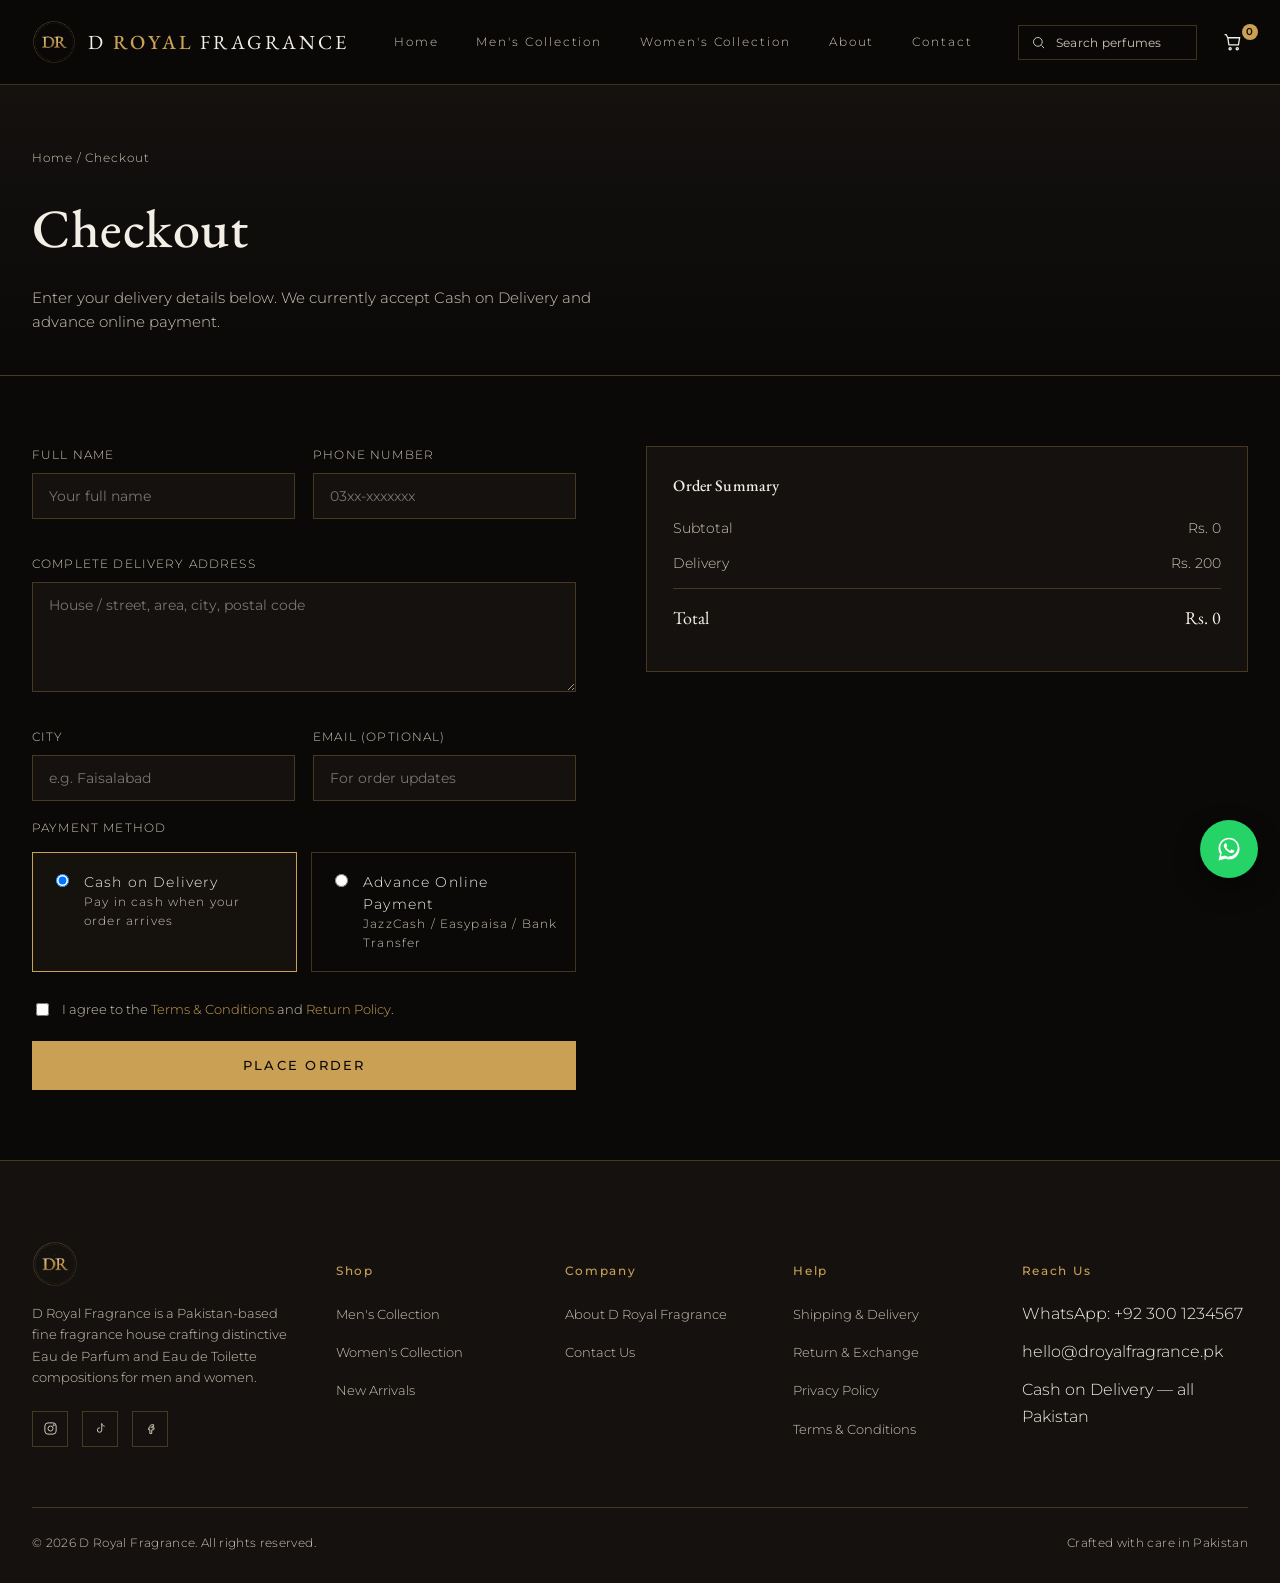
<file: checkout.html>
<!DOCTYPE html>
<html lang="en">
<head>
<meta charset="UTF-8">
<meta name="viewport" content="width=device-width, initial-scale=1.0">
<title>Checkout | D Royal Fragrance</title>
<meta name="description" content="Complete your D Royal Fragrance order — Cash on Delivery or advance payment.">
<link rel="icon" href="assets/logo-icon.png">
<link rel="stylesheet" href="css/style.css">
</head>
<body>
  <a class="skip-link" href="#main">Skip to content</a>
  <header class="site-header">
    <div class="container header-inner">
      <a href="index.html" class="brand">
        <img src="assets/logo-icon.png" alt="D Royal Fragrance monogram">
        <span class="word">D <b>ROYAL</b> FRAGRANCE</span>
      </a>
      <nav class="main-nav">
        <a href="index.html">Home</a>
        <a href="men.html">Men's Collection</a>
        <a href="women.html">Women's Collection</a>
        <a href="about.html">About</a>
        <a href="contact.html">Contact</a>
      </nav>
      <div class="header-actions">
        <div class="search-box">
          <svg viewBox="0 0 24 24" fill="none" stroke-width="1.6"><circle cx="11" cy="11" r="7"/><line x1="21" y1="21" x2="16.65" y2="16.65"/></svg>
          <input id="siteSearch" type="text" placeholder="Search perfumes">
        </div>
        <button class="icon-btn" data-open-cart aria-label="Open cart">
          <svg viewBox="0 0 24 24" fill="none" stroke-width="1.6"><path d="M6 6h15l-1.5 9h-12z"/><path d="M6 6L4 2H2"/><circle cx="9" cy="20" r="1.4"/><circle cx="18" cy="20" r="1.4"/></svg>
          <span id="cartCount">0</span>
        </button>
        <button class="menu-toggle" id="menuToggle" aria-label="Open menu">
          <svg width="24" height="24" viewBox="0 0 24 24" fill="none" stroke="currentColor" stroke-width="1.6"><line x1="3" y1="6" x2="21" y2="6"/><line x1="3" y1="12" x2="21" y2="12"/><line x1="3" y1="18" x2="21" y2="18"/></svg>
        </button>
      </div>
    </div>
  </header>

  <div class="mobile-drawer" id="mobileDrawer">
    <div class="drawer-top">
      <button class="close-x" id="drawerClose" aria-label="Close menu">&#10005;</button>
    </div>
    <nav>
      <a href="index.html">Home</a>
        <a href="men.html">Men's Collection</a>
        <a href="women.html">Women's Collection</a>
        <a href="about.html">About</a>
        <a href="contact.html">Contact</a>
    </nav>
  </div>

<main id="main">
  <section class="page-hero">
    <div class="container">
      <div class="breadcrumb"><a href="index.html">Home</a> / Checkout</div>
      <h1>Checkout</h1>
      <p>Enter your delivery details below. We currently accept Cash on Delivery and advance online payment.</p>
    </div>
  </section>

  <section class="section tight">
    <div class="container">
      <div class="pd-grid">
        <form id="checkoutForm">
          <div class="form-grid">
            <div class="field"><label>FULL NAME</label><input type="text" required name="name" placeholder="Your full name"></div>
            <div class="field"><label>PHONE NUMBER</label><input type="tel" required name="phone" placeholder="03xx-xxxxxxx"></div>
            <div class="field full"><label>COMPLETE DELIVERY ADDRESS</label><textarea required name="address" placeholder="House / street, area, city, postal code"></textarea></div>
            <div class="field"><label>CITY</label><input type="text" required name="city" placeholder="e.g. Faisalabad"></div>
            <div class="field"><label>EMAIL (OPTIONAL)</label><input type="email" name="email" placeholder="For order updates"></div>
          </div>

          <div class="field full">
            <label>PAYMENT METHOD</label>
            <div class="pay-options">
              <label class="pay-opt active">
                <input type="radio" name="payment" value="cod" checked style="margin-top:3px;">
                <span><span class="t">Cash on Delivery</span><br><span class="s">Pay in cash when your order arrives</span></span>
              </label>
              <label class="pay-opt">
                <input type="radio" name="payment" value="advance" style="margin-top:3px;">
                <span><span class="t">Advance Online Payment</span><br><span class="s">JazzCash / Easypaisa / Bank Transfer</span></span>
              </label>
            </div>
          </div>

          <div class="check-row">
            <input type="checkbox" required id="agreeTerms">
            <label for="agreeTerms">I agree to the <a href="terms.html" style="color:var(--gold);">Terms &amp; Conditions</a> and <a href="returns.html" style="color:var(--gold);">Return Policy</a>.</label>
          </div>

          <button class="btn solid full" type="submit">PLACE ORDER</button>
        </form>

        <div>
          <div class="summary-box">
            <h3 style="font-size:16px;margin-bottom:18px;">Order Summary</h3>
            <div id="checkoutItems"></div>
            <div class="summary-row"><span>Subtotal</span><span id="sumSubtotal">Rs. 0</span></div>
            <div class="summary-row"><span>Delivery</span><span id="sumDelivery">Rs. 200</span></div>
            <div class="summary-row total"><span>Total</span><span id="sumTotal">Rs. 0</span></div>
          </div>
        </div>
      </div>
    </div>
  </section>

  <script>
    function renderCheckoutSummary(){
      const items = Cart.get();
      const wrap = document.getElementById("checkoutItems");
      wrap.innerHTML = items.map(i => `<div class="summary-row"><span>${i.name} (${i.size}ml) x${i.qty}</span><span>${money(i.price*i.qty)}</span></div>`).join("") || '<p style="color:var(--ivory-dim);font-size:13px;">Your bag is empty.</p>';
      const subtotal = Cart.total();
      const delivery = subtotal > 5000 || subtotal===0 ? 0 : 200;
      document.getElementById("sumSubtotal").textContent = money(subtotal);
      document.getElementById("sumDelivery").textContent = delivery === 0 ? "Free" : money(delivery);
      document.getElementById("sumTotal").textContent = money(subtotal + delivery);
    }
    renderCheckoutSummary();

    document.querySelectorAll('input[name="payment"]').forEach(r=>{
      r.addEventListener("change", ()=>{
        document.querySelectorAll(".pay-opt").forEach(o=>o.classList.remove("active"));
        r.closest(".pay-opt").classList.add("active");
      });
    });

    document.getElementById("checkoutForm").addEventListener("submit", (e)=>{
      e.preventDefault();
      if(Cart.get().length === 0){ toast("Your bag is empty"); return; }
      const fd = new FormData(e.target);
      const order = {
        name: fd.get("name"), phone: fd.get("phone"), address: fd.get("address"),
        city: fd.get("city"), payment: fd.get("payment"), items: Cart.get(), total: Cart.total()
      };
      sessionStorage.setItem("dr_last_order", JSON.stringify(order));
      Cart.clear();
      location.href = "order-confirmation.html";
    });
  </script>

</main>
  <footer class="site-footer">
    <div class="container">
      <div class="footer-grid">
        <div class="footer-brand">
          <img src="assets/logo-icon.png" alt="D Royal Fragrance" style="height:46px;">
          <p>D Royal Fragrance is a Pakistan-based fine fragrance house crafting distinctive Eau de Parfum and Eau de Toilette compositions for men and women.</p>
          <div class="social-row">
            <a href="https://instagram.com/" aria-label="Instagram" target="_blank" rel="noopener"><svg viewBox="0 0 24 24" fill="none" stroke-width="1.6"><rect x="3" y="3" width="18" height="18" rx="5"/><circle cx="12" cy="12" r="4"/><circle cx="17.2" cy="6.8" r="1"/></svg></a>
            <a href="https://tiktok.com/" aria-label="TikTok" target="_blank" rel="noopener"><svg viewBox="0 0 24 24" fill="none" stroke-width="1.6"><path d="M14 4v10.5a3.5 3.5 0 1 1-3-3.46"/><path d="M14 4c.6 2.3 2.3 4 4.6 4.4"/></svg></a>
            <a href="https://facebook.com/" aria-label="Facebook" target="_blank" rel="noopener"><svg viewBox="0 0 24 24" fill="none" stroke-width="1.6"><path d="M14 9h3V6h-3c-1.7 0-3 1.3-3 3v2H9v3h2v6h3v-6h3l1-3h-4V9z"/></svg></a>
          </div>
        </div>
        <div>
          <h5>Shop</h5>
          <ul>
            <li><a href="men.html">Men's Collection</a></li>
            <li><a href="women.html">Women's Collection</a></li>
            <li><a href="men.html">New Arrivals</a></li>
          </ul>
        </div>
        <div>
          <h5>Company</h5>
          <ul>
            <li><a href="about.html">About D Royal Fragrance</a></li>
            <li><a href="contact.html">Contact Us</a></li>
          </ul>
        </div>
        <div>
          <h5>Help</h5>
          <ul>
            <li><a href="shipping.html">Shipping &amp; Delivery</a></li>
            <li><a href="returns.html">Return &amp; Exchange</a></li>
            <li><a href="privacy.html">Privacy Policy</a></li>
            <li><a href="terms.html">Terms &amp; Conditions</a></li>
          </ul>
        </div>
        <div>
          <h5>Reach Us</h5>
          <ul>
            <li>WhatsApp: +92 300 1234567</li>
            <li>hello@droyalfragrance.pk</li>
            <li>Cash on Delivery — all Pakistan</li>
          </ul>
        </div>
      </div>
      <div class="footer-bottom">
        <span>&copy; 2026 D Royal Fragrance. All rights reserved.</span>
        <span>Crafted with care in Pakistan</span>
      </div>
    </div>
  </footer>

  <a class="wa-float" id="waFloat" href="#" target="_blank" rel="noopener" aria-label="Chat on WhatsApp">
    <svg viewBox="0 0 32 32"><path d="M16.02 3C9.4 3 4 8.4 4 15.02c0 2.34.66 4.52 1.8 6.38L4 29l7.78-1.75a11.9 11.9 0 0 0 4.24.78h.01c6.62 0 12.02-5.4 12.02-12.02C28.05 8.4 22.64 3 16.02 3zm0 21.78c-1.53 0-2.99-.38-4.28-1.1l-.3-.18-4.62 1.04 1.01-4.5-.2-.32a9.7 9.7 0 0 1-1.5-5.2c0-5.4 4.4-9.8 9.9-9.8 5.4 0 9.8 4.4 9.8 9.8s-4.4 9.8-9.8 9.8zm5.4-7.34c-.3-.15-1.75-.87-2.02-.96-.27-.1-.47-.15-.67.15-.2.3-.77.96-.94 1.16-.17.2-.35.22-.65.07-.3-.15-1.24-.46-2.36-1.46-.87-.78-1.46-1.74-1.63-2.04-.17-.3-.02-.46.13-.6.13-.13.3-.35.45-.52.15-.17.2-.3.3-.5.1-.2.05-.37-.02-.52-.07-.15-.67-1.62-.92-2.22-.24-.58-.49-.5-.67-.5h-.57c-.2 0-.52.07-.79.37-.27.3-1.04 1.02-1.04 2.48 0 1.46 1.06 2.87 1.21 3.07.15.2 2.09 3.2 5.07 4.48.71.31 1.26.49 1.69.63.71.22 1.36.19 1.87.12.57-.09 1.75-.72 2-1.41.25-.7.25-1.29.17-1.42-.08-.12-.27-.2-.57-.35z"/></svg>
  </a>

  <div class="cart-overlay" id="cartOverlay"></div>
  <div class="cart-drawer" id="cartDrawer">
    <div class="cart-head">
      <h3>Your Bag</h3>
      <button class="close-x" id="cartClose" aria-label="Close cart">&#10005;</button>
    </div>
    <div class="cart-items" id="cartItems"></div>
    <div class="cart-foot">
      <div class="cart-total"><span>Subtotal</span><span id="cartTotal">Rs. 0</span></div>
      <a href="checkout.html" class="btn solid full">Proceed to Checkout</a>
      <p style="text-align:center;font-size:11px;color:var(--ivory-dim);margin-top:12px;">Cash on Delivery &amp; advance payment available</p>
    </div>
  </div>

  <div class="toast" id="toast"></div>

  <script src="js/main.js"></script>

</body>
</html>
</file>
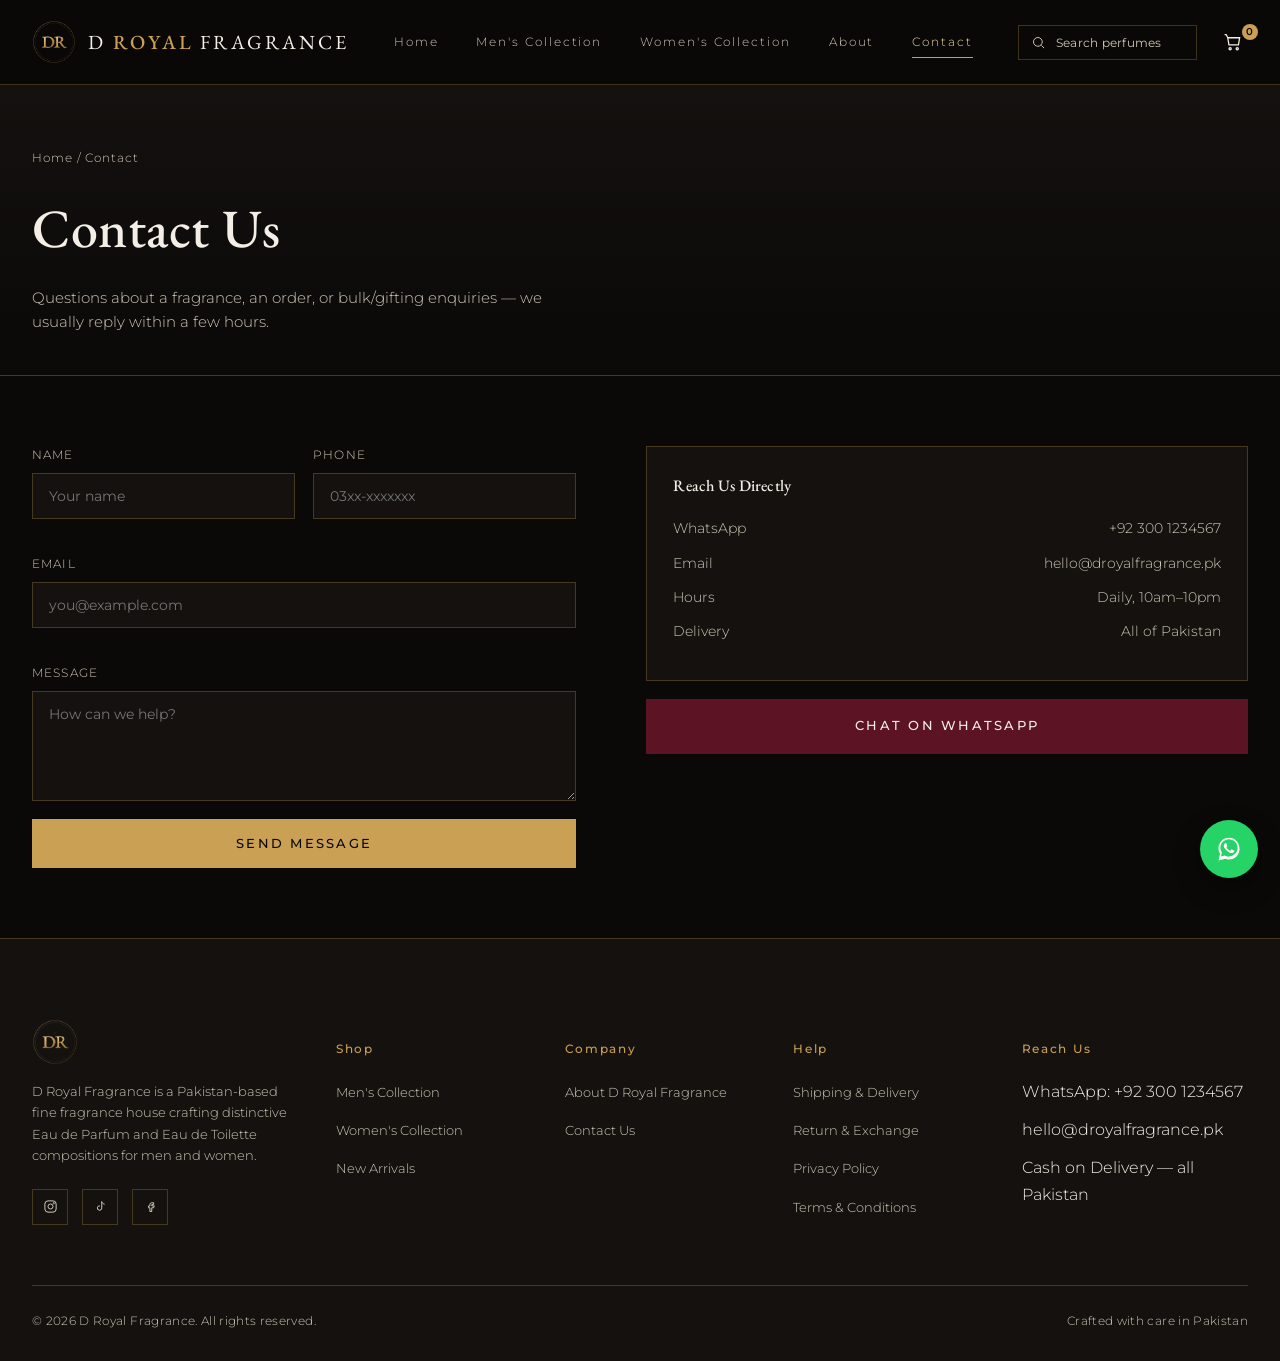
<file: contact.html>
<!DOCTYPE html>
<html lang="en">
<head>
<meta charset="UTF-8">
<meta name="viewport" content="width=device-width, initial-scale=1.0">
<title>Contact Us | D Royal Fragrance</title>
<meta name="description" content="Get in touch with D Royal Fragrance via WhatsApp, email or our contact form.">
<link rel="icon" href="assets/logo-icon.png">
<link rel="stylesheet" href="css/style.css">
</head>
<body>
  <a class="skip-link" href="#main">Skip to content</a>
  <header class="site-header">
    <div class="container header-inner">
      <a href="index.html" class="brand">
        <img src="assets/logo-icon.png" alt="D Royal Fragrance monogram">
        <span class="word">D <b>ROYAL</b> FRAGRANCE</span>
      </a>
      <nav class="main-nav">
        <a href="index.html">Home</a>
        <a href="men.html">Men's Collection</a>
        <a href="women.html">Women's Collection</a>
        <a href="about.html">About</a>
        <a href="contact.html" class="active">Contact</a>
      </nav>
      <div class="header-actions">
        <div class="search-box">
          <svg viewBox="0 0 24 24" fill="none" stroke-width="1.6"><circle cx="11" cy="11" r="7"/><line x1="21" y1="21" x2="16.65" y2="16.65"/></svg>
          <input id="siteSearch" type="text" placeholder="Search perfumes">
        </div>
        <button class="icon-btn" data-open-cart aria-label="Open cart">
          <svg viewBox="0 0 24 24" fill="none" stroke-width="1.6"><path d="M6 6h15l-1.5 9h-12z"/><path d="M6 6L4 2H2"/><circle cx="9" cy="20" r="1.4"/><circle cx="18" cy="20" r="1.4"/></svg>
          <span id="cartCount">0</span>
        </button>
        <button class="menu-toggle" id="menuToggle" aria-label="Open menu">
          <svg width="24" height="24" viewBox="0 0 24 24" fill="none" stroke="currentColor" stroke-width="1.6"><line x1="3" y1="6" x2="21" y2="6"/><line x1="3" y1="12" x2="21" y2="12"/><line x1="3" y1="18" x2="21" y2="18"/></svg>
        </button>
      </div>
    </div>
  </header>

  <div class="mobile-drawer" id="mobileDrawer">
    <div class="drawer-top">
      <button class="close-x" id="drawerClose" aria-label="Close menu">&#10005;</button>
    </div>
    <nav>
      <a href="index.html">Home</a>
        <a href="men.html">Men's Collection</a>
        <a href="women.html">Women's Collection</a>
        <a href="about.html">About</a>
        <a href="contact.html" class="active">Contact</a>
    </nav>
  </div>

<main id="main">
  <section class="page-hero">
    <div class="container">
      <div class="breadcrumb"><a href="index.html">Home</a> / Contact</div>
      <h1>Contact Us</h1>
      <p>Questions about a fragrance, an order, or bulk/gifting enquiries &mdash; we usually reply within a few hours.</p>
    </div>
  </section>

  <section class="section tight">
    <div class="container">
      <div class="pd-grid">
        <form id="contactForm">
          <div class="form-grid">
            <div class="field"><label>NAME</label><input type="text" required placeholder="Your name"></div>
            <div class="field"><label>PHONE</label><input type="tel" required placeholder="03xx-xxxxxxx"></div>
            <div class="field full"><label>EMAIL</label><input type="email" placeholder="you@example.com"></div>
            <div class="field full"><label>MESSAGE</label><textarea required placeholder="How can we help?"></textarea></div>
          </div>
          <button class="btn solid full" type="submit">SEND MESSAGE</button>
        </form>
        <div>
          <div class="summary-box">
            <h3 style="font-size:16px;margin-bottom:18px;">Reach Us Directly</h3>
            <div class="summary-row"><span>WhatsApp</span><span>+92 300 1234567</span></div>
            <div class="summary-row"><span>Email</span><span>hello@droyalfragrance.pk</span></div>
            <div class="summary-row"><span>Hours</span><span>Daily, 10am&ndash;10pm</span></div>
            <div class="summary-row"><span>Delivery</span><span>All of Pakistan</span></div>
          </div>
          <a href="#" id="contactWaBtn" class="btn burgundy full" style="margin-top:18px;" target="_blank" rel="noopener">CHAT ON WHATSAPP</a>
        </div>
      </div>
    </div>
  </section>

  <script>
    document.getElementById("contactWaBtn").href = waLink("Assalam-o-Alaikum! I have a question about D Royal Fragrance.");
    document.getElementById("contactForm").addEventListener("submit", (e)=>{
      e.preventDefault();
      toast("Message sent — we'll reply shortly.");
      e.target.reset();
    });
  </script>

</main>
  <footer class="site-footer">
    <div class="container">
      <div class="footer-grid">
        <div class="footer-brand">
          <img src="assets/logo-icon.png" alt="D Royal Fragrance" style="height:46px;">
          <p>D Royal Fragrance is a Pakistan-based fine fragrance house crafting distinctive Eau de Parfum and Eau de Toilette compositions for men and women.</p>
          <div class="social-row">
            <a href="https://instagram.com/" aria-label="Instagram" target="_blank" rel="noopener"><svg viewBox="0 0 24 24" fill="none" stroke-width="1.6"><rect x="3" y="3" width="18" height="18" rx="5"/><circle cx="12" cy="12" r="4"/><circle cx="17.2" cy="6.8" r="1"/></svg></a>
            <a href="https://tiktok.com/" aria-label="TikTok" target="_blank" rel="noopener"><svg viewBox="0 0 24 24" fill="none" stroke-width="1.6"><path d="M14 4v10.5a3.5 3.5 0 1 1-3-3.46"/><path d="M14 4c.6 2.3 2.3 4 4.6 4.4"/></svg></a>
            <a href="https://facebook.com/" aria-label="Facebook" target="_blank" rel="noopener"><svg viewBox="0 0 24 24" fill="none" stroke-width="1.6"><path d="M14 9h3V6h-3c-1.7 0-3 1.3-3 3v2H9v3h2v6h3v-6h3l1-3h-4V9z"/></svg></a>
          </div>
        </div>
        <div>
          <h5>Shop</h5>
          <ul>
            <li><a href="men.html">Men's Collection</a></li>
            <li><a href="women.html">Women's Collection</a></li>
            <li><a href="men.html">New Arrivals</a></li>
          </ul>
        </div>
        <div>
          <h5>Company</h5>
          <ul>
            <li><a href="about.html">About D Royal Fragrance</a></li>
            <li><a href="contact.html">Contact Us</a></li>
          </ul>
        </div>
        <div>
          <h5>Help</h5>
          <ul>
            <li><a href="shipping.html">Shipping &amp; Delivery</a></li>
            <li><a href="returns.html">Return &amp; Exchange</a></li>
            <li><a href="privacy.html">Privacy Policy</a></li>
            <li><a href="terms.html">Terms &amp; Conditions</a></li>
          </ul>
        </div>
        <div>
          <h5>Reach Us</h5>
          <ul>
            <li>WhatsApp: +92 300 1234567</li>
            <li>hello@droyalfragrance.pk</li>
            <li>Cash on Delivery — all Pakistan</li>
          </ul>
        </div>
      </div>
      <div class="footer-bottom">
        <span>&copy; 2026 D Royal Fragrance. All rights reserved.</span>
        <span>Crafted with care in Pakistan</span>
      </div>
    </div>
  </footer>

  <a class="wa-float" id="waFloat" href="#" target="_blank" rel="noopener" aria-label="Chat on WhatsApp">
    <svg viewBox="0 0 32 32"><path d="M16.02 3C9.4 3 4 8.4 4 15.02c0 2.34.66 4.52 1.8 6.38L4 29l7.78-1.75a11.9 11.9 0 0 0 4.24.78h.01c6.62 0 12.02-5.4 12.02-12.02C28.05 8.4 22.64 3 16.02 3zm0 21.78c-1.53 0-2.99-.38-4.28-1.1l-.3-.18-4.62 1.04 1.01-4.5-.2-.32a9.7 9.7 0 0 1-1.5-5.2c0-5.4 4.4-9.8 9.9-9.8 5.4 0 9.8 4.4 9.8 9.8s-4.4 9.8-9.8 9.8zm5.4-7.34c-.3-.15-1.75-.87-2.02-.96-.27-.1-.47-.15-.67.15-.2.3-.77.96-.94 1.16-.17.2-.35.22-.65.07-.3-.15-1.24-.46-2.36-1.46-.87-.78-1.46-1.74-1.63-2.04-.17-.3-.02-.46.13-.6.13-.13.3-.35.45-.52.15-.17.2-.3.3-.5.1-.2.05-.37-.02-.52-.07-.15-.67-1.62-.92-2.22-.24-.58-.49-.5-.67-.5h-.57c-.2 0-.52.07-.79.37-.27.3-1.04 1.02-1.04 2.48 0 1.46 1.06 2.87 1.21 3.07.15.2 2.09 3.2 5.07 4.48.71.31 1.26.49 1.69.63.71.22 1.36.19 1.87.12.57-.09 1.75-.72 2-1.41.25-.7.25-1.29.17-1.42-.08-.12-.27-.2-.57-.35z"/></svg>
  </a>

  <div class="cart-overlay" id="cartOverlay"></div>
  <div class="cart-drawer" id="cartDrawer">
    <div class="cart-head">
      <h3>Your Bag</h3>
      <button class="close-x" id="cartClose" aria-label="Close cart">&#10005;</button>
    </div>
    <div class="cart-items" id="cartItems"></div>
    <div class="cart-foot">
      <div class="cart-total"><span>Subtotal</span><span id="cartTotal">Rs. 0</span></div>
      <a href="checkout.html" class="btn solid full">Proceed to Checkout</a>
      <p style="text-align:center;font-size:11px;color:var(--ivory-dim);margin-top:12px;">Cash on Delivery &amp; advance payment available</p>
    </div>
  </div>

  <div class="toast" id="toast"></div>

  <script src="js/main.js"></script>

</body>
</html>
</file>
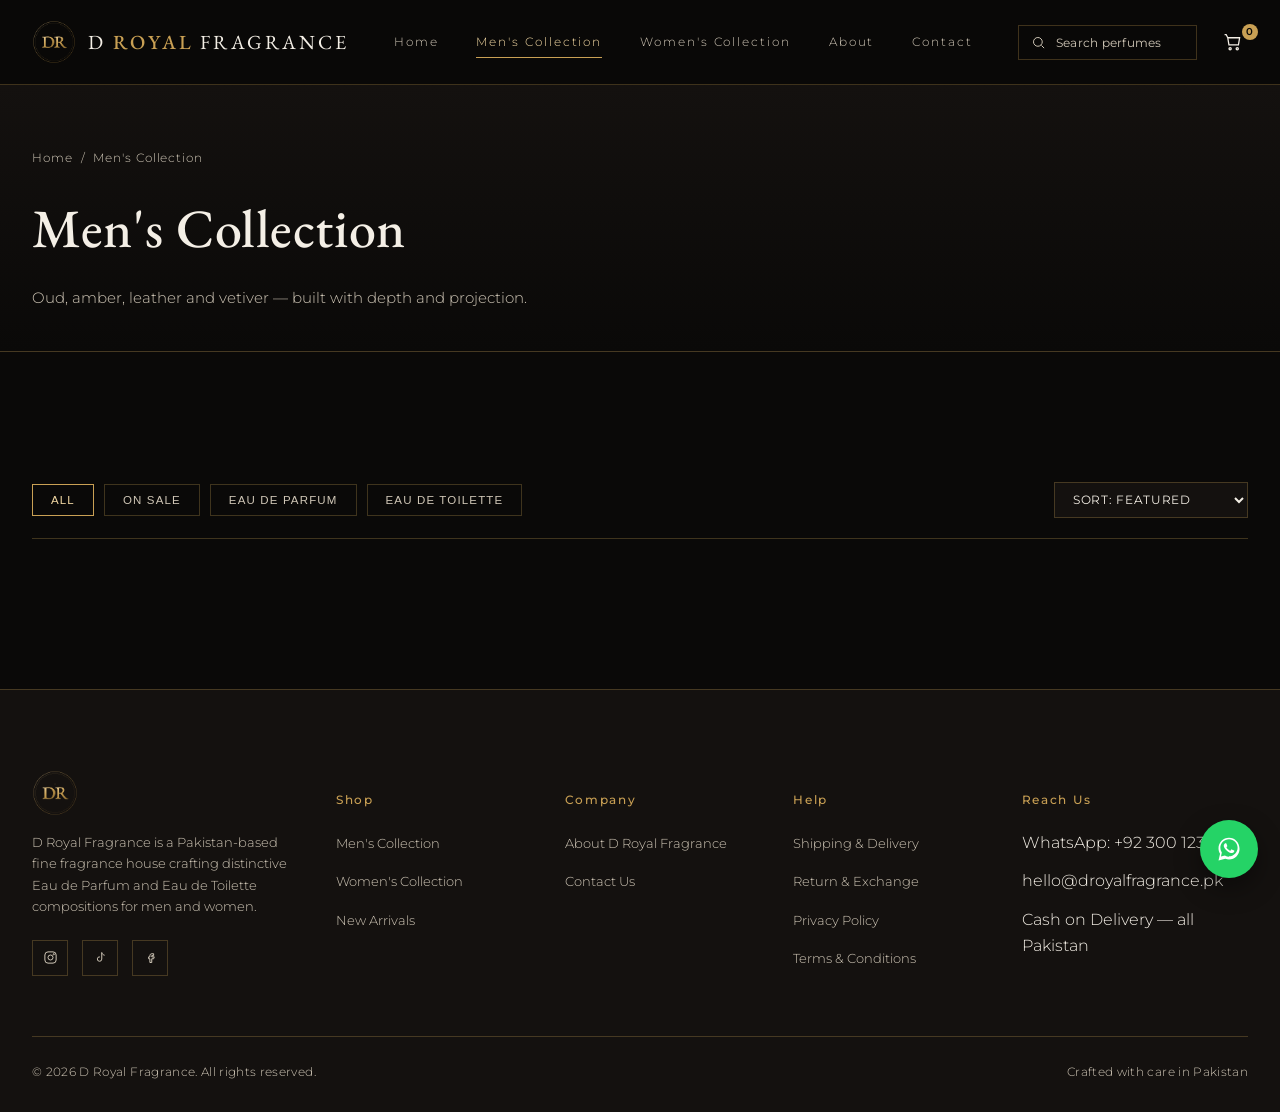
<file: men.html>
<!DOCTYPE html>
<html lang="en">
<head>
<meta charset="UTF-8">
<meta name="viewport" content="width=device-width, initial-scale=1.0">
<title>Men's Collection | D Royal Fragrance</title>
<meta name="description" content="Shop D Royal Fragrance men's perfumes — oud, amber, vetiver and leather compositions.">
<link rel="icon" href="assets/logo-icon.png">
<link rel="stylesheet" href="css/style.css">
</head>
<body>
  <a class="skip-link" href="#main">Skip to content</a>
  <header class="site-header">
    <div class="container header-inner">
      <a href="index.html" class="brand">
        <img src="assets/logo-icon.png" alt="D Royal Fragrance monogram">
        <span class="word">D <b>ROYAL</b> FRAGRANCE</span>
      </a>
      <nav class="main-nav">
        <a href="index.html">Home</a>
        <a href="men.html" class="active">Men's Collection</a>
        <a href="women.html">Women's Collection</a>
        <a href="about.html">About</a>
        <a href="contact.html">Contact</a>
      </nav>
      <div class="header-actions">
        <div class="search-box">
          <svg viewBox="0 0 24 24" fill="none" stroke-width="1.6"><circle cx="11" cy="11" r="7"/><line x1="21" y1="21" x2="16.65" y2="16.65"/></svg>
          <input id="siteSearch" type="text" placeholder="Search perfumes">
        </div>
        <button class="icon-btn" data-open-cart aria-label="Open cart">
          <svg viewBox="0 0 24 24" fill="none" stroke-width="1.6"><path d="M6 6h15l-1.5 9h-12z"/><path d="M6 6L4 2H2"/><circle cx="9" cy="20" r="1.4"/><circle cx="18" cy="20" r="1.4"/></svg>
          <span id="cartCount">0</span>
        </button>
        <button class="menu-toggle" id="menuToggle" aria-label="Open menu">
          <svg width="24" height="24" viewBox="0 0 24 24" fill="none" stroke="currentColor" stroke-width="1.6"><line x1="3" y1="6" x2="21" y2="6"/><line x1="3" y1="12" x2="21" y2="12"/><line x1="3" y1="18" x2="21" y2="18"/></svg>
        </button>
      </div>
    </div>
  </header>

  <div class="mobile-drawer" id="mobileDrawer">
    <div class="drawer-top">
      <button class="close-x" id="drawerClose" aria-label="Close menu">&#10005;</button>
    </div>
    <nav>
      <a href="index.html">Home</a>
        <a href="men.html" class="active">Men's Collection</a>
        <a href="women.html">Women's Collection</a>
        <a href="about.html">About</a>
        <a href="contact.html">Contact</a>
    </nav>
  </div>

<main id="main">
  <section class="page-hero">
    <div class="container">
      <div class="breadcrumb"><a href="index.html">Home</a> &nbsp;/&nbsp; Men's Collection</div>
      <h1>Men's Collection</h1>
      <p>Oud, amber, leather and vetiver &mdash; built with depth and projection.</p>
    </div>
  </section>

  <section class="section">
    <div class="container">
      <div class="filter-bar">
        <div class="chip-row" id="filterChips">
          <button class="chip active" data-filter="all">ALL</button>
          <button class="chip" data-filter="sale">ON SALE</button>
          <button class="chip" data-filter="edp">EAU DE PARFUM</button>
          <button class="chip" data-filter="edt">EAU DE TOILETTE</button>
        </div>
        <select class="sort-select" id="sortSelect">
          <option value="featured">SORT: FEATURED</option>
          <option value="price-asc">PRICE: LOW TO HIGH</option>
          <option value="price-desc">PRICE: HIGH TO LOW</option>
          <option value="name">NAME: A-Z</option>
        </select>
      </div>
      <div class="product-grid" id="collectionGrid"></div>
    </div>
  </section>

  <script>
    let ALL_PRODUCTS = [];
    const GENDER = "men";

    function applyFilters(){
      const activeChip = document.querySelector(".chip.active")?.dataset.filter || "all";
      const sort = document.getElementById("sortSelect").value;
      let list = ALL_PRODUCTS.filter(p => p.gender === GENDER);
      if(activeChip === "sale") list = list.filter(p => p.compareAtPrice);
      if(activeChip === "edp") list = list.filter(p => p.concentration === "Eau de Parfum");
      if(activeChip === "edt") list = list.filter(p => p.concentration === "Eau de Toilette");
      if(sort === "price-asc") list = [...list].sort((a,b)=>a.price-b.price);
      if(sort === "price-desc") list = [...list].sort((a,b)=>b.price-a.price);
      if(sort === "name") list = [...list].sort((a,b)=>a.name.localeCompare(b.name));
      const grid = document.getElementById("collectionGrid");
      grid.innerHTML = list.length ? list.map(renderCard).join("") : '<p style="color:var(--ivory-dim);padding:40px 0;">No perfumes match these filters yet.</p>';
      attachQuickAdd();
    }

    loadProducts().then(products=>{
      ALL_PRODUCTS = products;
      applyFilters();
    });

    document.querySelectorAll(".chip").forEach(chip=>{
      chip.addEventListener("click", ()=>{
        document.querySelectorAll(".chip").forEach(c=>c.classList.remove("active"));
        chip.classList.add("active");
        applyFilters();
      });
    });
    document.getElementById("sortSelect").addEventListener("change", applyFilters);
  </script>

</main>
  <footer class="site-footer">
    <div class="container">
      <div class="footer-grid">
        <div class="footer-brand">
          <img src="assets/logo-icon.png" alt="D Royal Fragrance" style="height:46px;">
          <p>D Royal Fragrance is a Pakistan-based fine fragrance house crafting distinctive Eau de Parfum and Eau de Toilette compositions for men and women.</p>
          <div class="social-row">
            <a href="https://instagram.com/" aria-label="Instagram" target="_blank" rel="noopener"><svg viewBox="0 0 24 24" fill="none" stroke-width="1.6"><rect x="3" y="3" width="18" height="18" rx="5"/><circle cx="12" cy="12" r="4"/><circle cx="17.2" cy="6.8" r="1"/></svg></a>
            <a href="https://tiktok.com/" aria-label="TikTok" target="_blank" rel="noopener"><svg viewBox="0 0 24 24" fill="none" stroke-width="1.6"><path d="M14 4v10.5a3.5 3.5 0 1 1-3-3.46"/><path d="M14 4c.6 2.3 2.3 4 4.6 4.4"/></svg></a>
            <a href="https://facebook.com/" aria-label="Facebook" target="_blank" rel="noopener"><svg viewBox="0 0 24 24" fill="none" stroke-width="1.6"><path d="M14 9h3V6h-3c-1.7 0-3 1.3-3 3v2H9v3h2v6h3v-6h3l1-3h-4V9z"/></svg></a>
          </div>
        </div>
        <div>
          <h5>Shop</h5>
          <ul>
            <li><a href="men.html">Men's Collection</a></li>
            <li><a href="women.html">Women's Collection</a></li>
            <li><a href="men.html">New Arrivals</a></li>
          </ul>
        </div>
        <div>
          <h5>Company</h5>
          <ul>
            <li><a href="about.html">About D Royal Fragrance</a></li>
            <li><a href="contact.html">Contact Us</a></li>
          </ul>
        </div>
        <div>
          <h5>Help</h5>
          <ul>
            <li><a href="shipping.html">Shipping &amp; Delivery</a></li>
            <li><a href="returns.html">Return &amp; Exchange</a></li>
            <li><a href="privacy.html">Privacy Policy</a></li>
            <li><a href="terms.html">Terms &amp; Conditions</a></li>
          </ul>
        </div>
        <div>
          <h5>Reach Us</h5>
          <ul>
            <li>WhatsApp: +92 300 1234567</li>
            <li>hello@droyalfragrance.pk</li>
            <li>Cash on Delivery — all Pakistan</li>
          </ul>
        </div>
      </div>
      <div class="footer-bottom">
        <span>&copy; 2026 D Royal Fragrance. All rights reserved.</span>
        <span>Crafted with care in Pakistan</span>
      </div>
    </div>
  </footer>

  <a class="wa-float" id="waFloat" href="#" target="_blank" rel="noopener" aria-label="Chat on WhatsApp">
    <svg viewBox="0 0 32 32"><path d="M16.02 3C9.4 3 4 8.4 4 15.02c0 2.34.66 4.52 1.8 6.38L4 29l7.78-1.75a11.9 11.9 0 0 0 4.24.78h.01c6.62 0 12.02-5.4 12.02-12.02C28.05 8.4 22.64 3 16.02 3zm0 21.78c-1.53 0-2.99-.38-4.28-1.1l-.3-.18-4.62 1.04 1.01-4.5-.2-.32a9.7 9.7 0 0 1-1.5-5.2c0-5.4 4.4-9.8 9.9-9.8 5.4 0 9.8 4.4 9.8 9.8s-4.4 9.8-9.8 9.8zm5.4-7.34c-.3-.15-1.75-.87-2.02-.96-.27-.1-.47-.15-.67.15-.2.3-.77.96-.94 1.16-.17.2-.35.22-.65.07-.3-.15-1.24-.46-2.36-1.46-.87-.78-1.46-1.74-1.63-2.04-.17-.3-.02-.46.13-.6.13-.13.3-.35.45-.52.15-.17.2-.3.3-.5.1-.2.05-.37-.02-.52-.07-.15-.67-1.62-.92-2.22-.24-.58-.49-.5-.67-.5h-.57c-.2 0-.52.07-.79.37-.27.3-1.04 1.02-1.04 2.48 0 1.46 1.06 2.87 1.21 3.07.15.2 2.09 3.2 5.07 4.48.71.31 1.26.49 1.69.63.71.22 1.36.19 1.87.12.57-.09 1.75-.72 2-1.41.25-.7.25-1.29.17-1.42-.08-.12-.27-.2-.57-.35z"/></svg>
  </a>

  <div class="cart-overlay" id="cartOverlay"></div>
  <div class="cart-drawer" id="cartDrawer">
    <div class="cart-head">
      <h3>Your Bag</h3>
      <button class="close-x" id="cartClose" aria-label="Close cart">&#10005;</button>
    </div>
    <div class="cart-items" id="cartItems"></div>
    <div class="cart-foot">
      <div class="cart-total"><span>Subtotal</span><span id="cartTotal">Rs. 0</span></div>
      <a href="checkout.html" class="btn solid full">Proceed to Checkout</a>
      <p style="text-align:center;font-size:11px;color:var(--ivory-dim);margin-top:12px;">Cash on Delivery &amp; advance payment available</p>
    </div>
  </div>

  <div class="toast" id="toast"></div>

  <script src="js/main.js"></script>

</body>
</html>
</file>
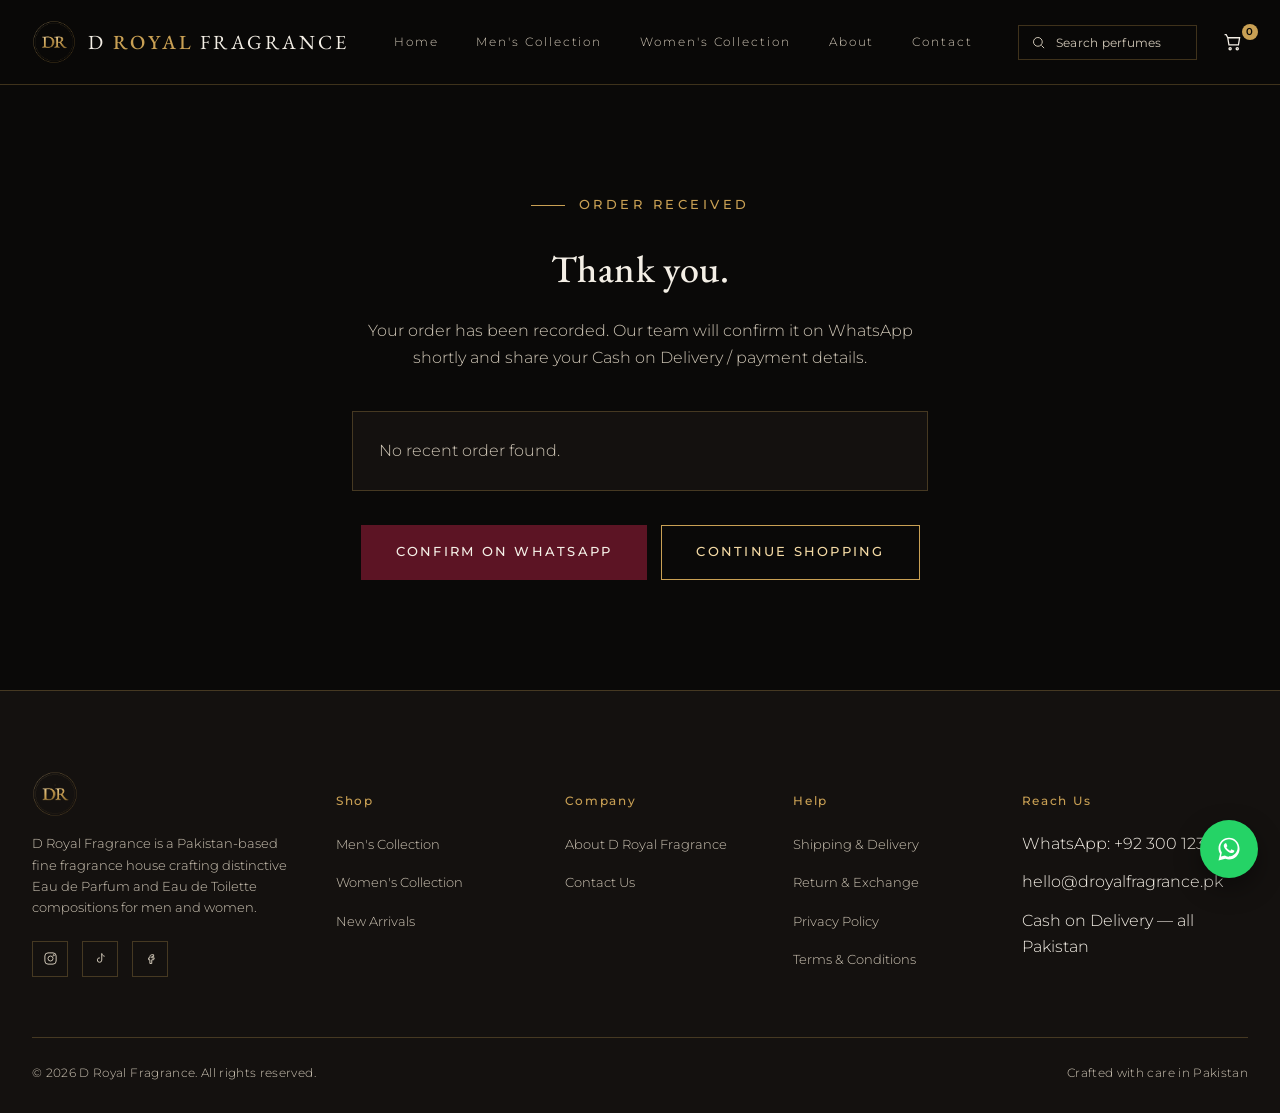
<file: order-confirmation.html>
<!DOCTYPE html>
<html lang="en">
<head>
<meta charset="UTF-8">
<meta name="viewport" content="width=device-width, initial-scale=1.0">
<title>Order Confirmed | D Royal Fragrance</title>
<meta name="description" content="Your D Royal Fragrance order has been received.">
<link rel="icon" href="assets/logo-icon.png">
<link rel="stylesheet" href="css/style.css">
</head>
<body>
  <a class="skip-link" href="#main">Skip to content</a>
  <header class="site-header">
    <div class="container header-inner">
      <a href="index.html" class="brand">
        <img src="assets/logo-icon.png" alt="D Royal Fragrance monogram">
        <span class="word">D <b>ROYAL</b> FRAGRANCE</span>
      </a>
      <nav class="main-nav">
        <a href="index.html">Home</a>
        <a href="men.html">Men's Collection</a>
        <a href="women.html">Women's Collection</a>
        <a href="about.html">About</a>
        <a href="contact.html">Contact</a>
      </nav>
      <div class="header-actions">
        <div class="search-box">
          <svg viewBox="0 0 24 24" fill="none" stroke-width="1.6"><circle cx="11" cy="11" r="7"/><line x1="21" y1="21" x2="16.65" y2="16.65"/></svg>
          <input id="siteSearch" type="text" placeholder="Search perfumes">
        </div>
        <button class="icon-btn" data-open-cart aria-label="Open cart">
          <svg viewBox="0 0 24 24" fill="none" stroke-width="1.6"><path d="M6 6h15l-1.5 9h-12z"/><path d="M6 6L4 2H2"/><circle cx="9" cy="20" r="1.4"/><circle cx="18" cy="20" r="1.4"/></svg>
          <span id="cartCount">0</span>
        </button>
        <button class="menu-toggle" id="menuToggle" aria-label="Open menu">
          <svg width="24" height="24" viewBox="0 0 24 24" fill="none" stroke="currentColor" stroke-width="1.6"><line x1="3" y1="6" x2="21" y2="6"/><line x1="3" y1="12" x2="21" y2="12"/><line x1="3" y1="18" x2="21" y2="18"/></svg>
        </button>
      </div>
    </div>
  </header>

  <div class="mobile-drawer" id="mobileDrawer">
    <div class="drawer-top">
      <button class="close-x" id="drawerClose" aria-label="Close menu">&#10005;</button>
    </div>
    <nav>
      <a href="index.html">Home</a>
        <a href="men.html">Men's Collection</a>
        <a href="women.html">Women's Collection</a>
        <a href="about.html">About</a>
        <a href="contact.html">Contact</a>
    </nav>
  </div>

<main id="main">
  <section class="section" style="min-height:60vh;display:flex;align-items:center;">
    <div class="container" style="max-width:640px;text-align:center;">
      <div class="eyebrow-rule" style="justify-content:center;">ORDER RECEIVED</div>
      <h1 style="margin-top:22px;font-size:38px;">Thank you<span id="custName"></span>.</h1>
      <p style="color:var(--ivory-dim);margin-top:18px;">Your order has been recorded. Our team will confirm it on WhatsApp shortly and share your Cash on Delivery / payment details.</p>

      <div class="summary-box" style="text-align:left;margin-top:40px;" id="orderBox"></div>

      <div style="margin-top:34px;display:flex;gap:14px;justify-content:center;flex-wrap:wrap;">
        <a href="#" id="waConfirmBtn" class="btn burgundy" target="_blank" rel="noopener">CONFIRM ON WHATSAPP</a>
        <a href="men.html" class="btn">CONTINUE SHOPPING</a>
      </div>
    </div>
  </section>

  <script>
    const order = JSON.parse(sessionStorage.getItem("dr_last_order") || "null");
    if(order){
      document.getElementById("custName").textContent = ", " + order.name;
      const itemLines = order.items.map(i => `${i.name} (${i.size}ml) x${i.qty} — ${money(i.price*i.qty)}`).join("\n");
      document.getElementById("orderBox").innerHTML = `
        <div class="summary-row"><span>Name</span><span>${order.name}</span></div>
        <div class="summary-row"><span>Phone</span><span>${order.phone}</span></div>
        <div class="summary-row"><span>Address</span><span style="text-align:right;max-width:60%;">${order.address}, ${order.city}</span></div>
        <div class="summary-row"><span>Payment</span><span>${order.payment === 'cod' ? 'Cash on Delivery' : 'Advance Payment'}</span></div>
        <div class="summary-row total"><span>Total</span><span>${money(order.total)}</span></div>
      `;
      const msg = `Assalam-o-Alaikum! New order confirmation:\n\n${itemLines}\n\nTotal: ${money(order.total)}\nName: ${order.name}\nPhone: ${order.phone}\nAddress: ${order.address}, ${order.city}\nPayment: ${order.payment === 'cod' ? 'Cash on Delivery' : 'Advance Payment'}`;
      document.getElementById("waConfirmBtn").href = waLink(msg);
    } else {
      document.getElementById("orderBox").innerHTML = '<p style="color:var(--ivory-dim);">No recent order found.</p>';
    }
  </script>

</main>
  <footer class="site-footer">
    <div class="container">
      <div class="footer-grid">
        <div class="footer-brand">
          <img src="assets/logo-icon.png" alt="D Royal Fragrance" style="height:46px;">
          <p>D Royal Fragrance is a Pakistan-based fine fragrance house crafting distinctive Eau de Parfum and Eau de Toilette compositions for men and women.</p>
          <div class="social-row">
            <a href="https://instagram.com/" aria-label="Instagram" target="_blank" rel="noopener"><svg viewBox="0 0 24 24" fill="none" stroke-width="1.6"><rect x="3" y="3" width="18" height="18" rx="5"/><circle cx="12" cy="12" r="4"/><circle cx="17.2" cy="6.8" r="1"/></svg></a>
            <a href="https://tiktok.com/" aria-label="TikTok" target="_blank" rel="noopener"><svg viewBox="0 0 24 24" fill="none" stroke-width="1.6"><path d="M14 4v10.5a3.5 3.5 0 1 1-3-3.46"/><path d="M14 4c.6 2.3 2.3 4 4.6 4.4"/></svg></a>
            <a href="https://facebook.com/" aria-label="Facebook" target="_blank" rel="noopener"><svg viewBox="0 0 24 24" fill="none" stroke-width="1.6"><path d="M14 9h3V6h-3c-1.7 0-3 1.3-3 3v2H9v3h2v6h3v-6h3l1-3h-4V9z"/></svg></a>
          </div>
        </div>
        <div>
          <h5>Shop</h5>
          <ul>
            <li><a href="men.html">Men's Collection</a></li>
            <li><a href="women.html">Women's Collection</a></li>
            <li><a href="men.html">New Arrivals</a></li>
          </ul>
        </div>
        <div>
          <h5>Company</h5>
          <ul>
            <li><a href="about.html">About D Royal Fragrance</a></li>
            <li><a href="contact.html">Contact Us</a></li>
          </ul>
        </div>
        <div>
          <h5>Help</h5>
          <ul>
            <li><a href="shipping.html">Shipping &amp; Delivery</a></li>
            <li><a href="returns.html">Return &amp; Exchange</a></li>
            <li><a href="privacy.html">Privacy Policy</a></li>
            <li><a href="terms.html">Terms &amp; Conditions</a></li>
          </ul>
        </div>
        <div>
          <h5>Reach Us</h5>
          <ul>
            <li>WhatsApp: +92 300 1234567</li>
            <li>hello@droyalfragrance.pk</li>
            <li>Cash on Delivery — all Pakistan</li>
          </ul>
        </div>
      </div>
      <div class="footer-bottom">
        <span>&copy; 2026 D Royal Fragrance. All rights reserved.</span>
        <span>Crafted with care in Pakistan</span>
      </div>
    </div>
  </footer>

  <a class="wa-float" id="waFloat" href="#" target="_blank" rel="noopener" aria-label="Chat on WhatsApp">
    <svg viewBox="0 0 32 32"><path d="M16.02 3C9.4 3 4 8.4 4 15.02c0 2.34.66 4.52 1.8 6.38L4 29l7.78-1.75a11.9 11.9 0 0 0 4.24.78h.01c6.62 0 12.02-5.4 12.02-12.02C28.05 8.4 22.64 3 16.02 3zm0 21.78c-1.53 0-2.99-.38-4.28-1.1l-.3-.18-4.62 1.04 1.01-4.5-.2-.32a9.7 9.7 0 0 1-1.5-5.2c0-5.4 4.4-9.8 9.9-9.8 5.4 0 9.8 4.4 9.8 9.8s-4.4 9.8-9.8 9.8zm5.4-7.34c-.3-.15-1.75-.87-2.02-.96-.27-.1-.47-.15-.67.15-.2.3-.77.96-.94 1.16-.17.2-.35.22-.65.07-.3-.15-1.24-.46-2.36-1.46-.87-.78-1.46-1.74-1.63-2.04-.17-.3-.02-.46.13-.6.13-.13.3-.35.45-.52.15-.17.2-.3.3-.5.1-.2.05-.37-.02-.52-.07-.15-.67-1.62-.92-2.22-.24-.58-.49-.5-.67-.5h-.57c-.2 0-.52.07-.79.37-.27.3-1.04 1.02-1.04 2.48 0 1.46 1.06 2.87 1.21 3.07.15.2 2.09 3.2 5.07 4.48.71.31 1.26.49 1.69.63.71.22 1.36.19 1.87.12.57-.09 1.75-.72 2-1.41.25-.7.25-1.29.17-1.42-.08-.12-.27-.2-.57-.35z"/></svg>
  </a>

  <div class="cart-overlay" id="cartOverlay"></div>
  <div class="cart-drawer" id="cartDrawer">
    <div class="cart-head">
      <h3>Your Bag</h3>
      <button class="close-x" id="cartClose" aria-label="Close cart">&#10005;</button>
    </div>
    <div class="cart-items" id="cartItems"></div>
    <div class="cart-foot">
      <div class="cart-total"><span>Subtotal</span><span id="cartTotal">Rs. 0</span></div>
      <a href="checkout.html" class="btn solid full">Proceed to Checkout</a>
      <p style="text-align:center;font-size:11px;color:var(--ivory-dim);margin-top:12px;">Cash on Delivery &amp; advance payment available</p>
    </div>
  </div>

  <div class="toast" id="toast"></div>

  <script src="js/main.js"></script>

</body>
</html>
</file>
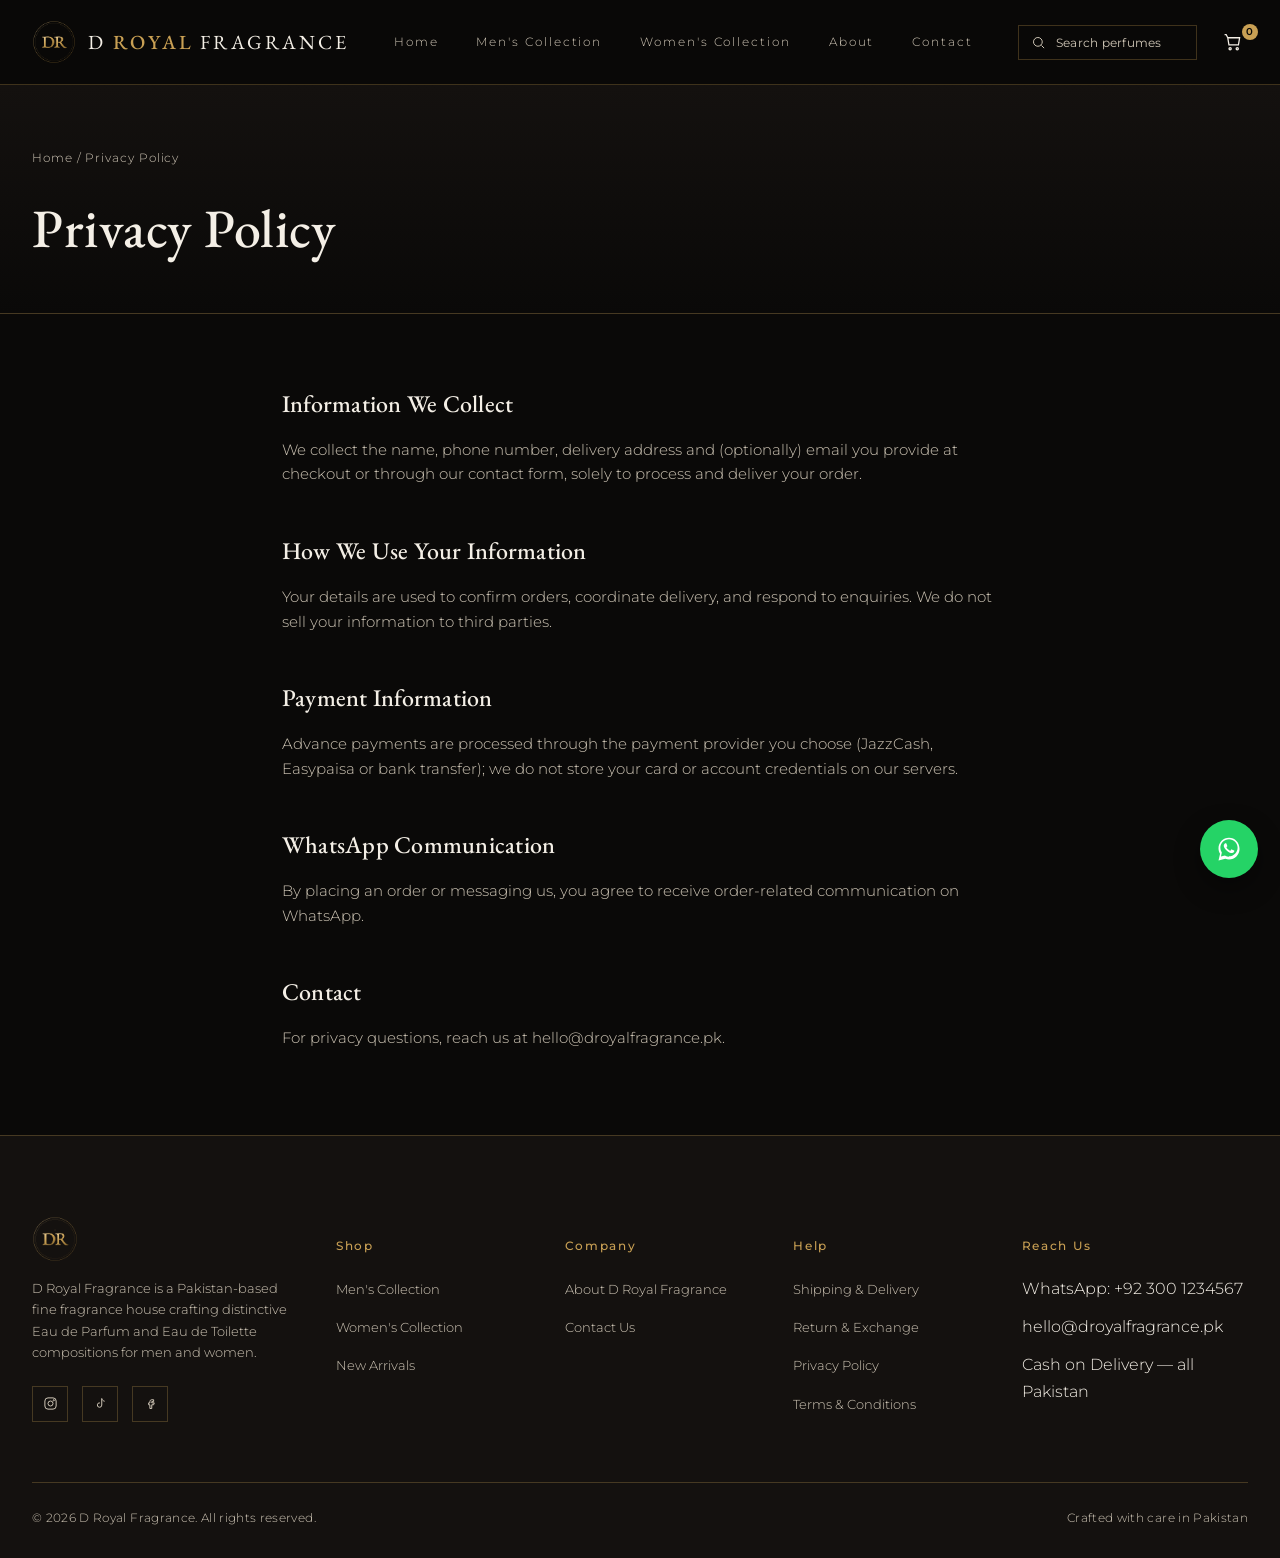
<file: privacy.html>
<!DOCTYPE html>
<html lang="en">
<head>
<meta charset="UTF-8">
<meta name="viewport" content="width=device-width, initial-scale=1.0">
<title>Privacy Policy | D Royal Fragrance</title>
<meta name="description" content="Privacy policy for D Royal Fragrance customers.">
<link rel="icon" href="assets/logo-icon.png">
<link rel="stylesheet" href="css/style.css">
</head>
<body>
  <a class="skip-link" href="#main">Skip to content</a>
  <header class="site-header">
    <div class="container header-inner">
      <a href="index.html" class="brand">
        <img src="assets/logo-icon.png" alt="D Royal Fragrance monogram">
        <span class="word">D <b>ROYAL</b> FRAGRANCE</span>
      </a>
      <nav class="main-nav">
        <a href="index.html">Home</a>
        <a href="men.html">Men's Collection</a>
        <a href="women.html">Women's Collection</a>
        <a href="about.html">About</a>
        <a href="contact.html">Contact</a>
      </nav>
      <div class="header-actions">
        <div class="search-box">
          <svg viewBox="0 0 24 24" fill="none" stroke-width="1.6"><circle cx="11" cy="11" r="7"/><line x1="21" y1="21" x2="16.65" y2="16.65"/></svg>
          <input id="siteSearch" type="text" placeholder="Search perfumes">
        </div>
        <button class="icon-btn" data-open-cart aria-label="Open cart">
          <svg viewBox="0 0 24 24" fill="none" stroke-width="1.6"><path d="M6 6h15l-1.5 9h-12z"/><path d="M6 6L4 2H2"/><circle cx="9" cy="20" r="1.4"/><circle cx="18" cy="20" r="1.4"/></svg>
          <span id="cartCount">0</span>
        </button>
        <button class="menu-toggle" id="menuToggle" aria-label="Open menu">
          <svg width="24" height="24" viewBox="0 0 24 24" fill="none" stroke="currentColor" stroke-width="1.6"><line x1="3" y1="6" x2="21" y2="6"/><line x1="3" y1="12" x2="21" y2="12"/><line x1="3" y1="18" x2="21" y2="18"/></svg>
        </button>
      </div>
    </div>
  </header>

  <div class="mobile-drawer" id="mobileDrawer">
    <div class="drawer-top">
      <button class="close-x" id="drawerClose" aria-label="Close menu">&#10005;</button>
    </div>
    <nav>
      <a href="index.html">Home</a>
        <a href="men.html">Men's Collection</a>
        <a href="women.html">Women's Collection</a>
        <a href="about.html">About</a>
        <a href="contact.html">Contact</a>
    </nav>
  </div>

<main id="main">
  <section class="page-hero">
    <div class="container">
      <div class="breadcrumb"><a href="index.html">Home</a> / Privacy Policy</div>
      <h1>Privacy Policy</h1>
    </div>
  </section>
  <section class="section tight">
    <div class="container prose">
      
  <h2>Information We Collect</h2>
  <p>We collect the name, phone number, delivery address and (optionally) email you provide at checkout or through our contact form, solely to process and deliver your order.</p>
  <h2>How We Use Your Information</h2>
  <p>Your details are used to confirm orders, coordinate delivery, and respond to enquiries. We do not sell your information to third parties.</p>
  <h2>Payment Information</h2>
  <p>Advance payments are processed through the payment provider you choose (JazzCash, Easypaisa or bank transfer); we do not store your card or account credentials on our servers.</p>
  <h2>WhatsApp Communication</h2>
  <p>By placing an order or messaging us, you agree to receive order-related communication on WhatsApp.</p>
  <h2>Contact</h2>
  <p>For privacy questions, reach us at hello@droyalfragrance.pk.</p>

    </div>
  </section>

</main>
  <footer class="site-footer">
    <div class="container">
      <div class="footer-grid">
        <div class="footer-brand">
          <img src="assets/logo-icon.png" alt="D Royal Fragrance" style="height:46px;">
          <p>D Royal Fragrance is a Pakistan-based fine fragrance house crafting distinctive Eau de Parfum and Eau de Toilette compositions for men and women.</p>
          <div class="social-row">
            <a href="https://instagram.com/" aria-label="Instagram" target="_blank" rel="noopener"><svg viewBox="0 0 24 24" fill="none" stroke-width="1.6"><rect x="3" y="3" width="18" height="18" rx="5"/><circle cx="12" cy="12" r="4"/><circle cx="17.2" cy="6.8" r="1"/></svg></a>
            <a href="https://tiktok.com/" aria-label="TikTok" target="_blank" rel="noopener"><svg viewBox="0 0 24 24" fill="none" stroke-width="1.6"><path d="M14 4v10.5a3.5 3.5 0 1 1-3-3.46"/><path d="M14 4c.6 2.3 2.3 4 4.6 4.4"/></svg></a>
            <a href="https://facebook.com/" aria-label="Facebook" target="_blank" rel="noopener"><svg viewBox="0 0 24 24" fill="none" stroke-width="1.6"><path d="M14 9h3V6h-3c-1.7 0-3 1.3-3 3v2H9v3h2v6h3v-6h3l1-3h-4V9z"/></svg></a>
          </div>
        </div>
        <div>
          <h5>Shop</h5>
          <ul>
            <li><a href="men.html">Men's Collection</a></li>
            <li><a href="women.html">Women's Collection</a></li>
            <li><a href="men.html">New Arrivals</a></li>
          </ul>
        </div>
        <div>
          <h5>Company</h5>
          <ul>
            <li><a href="about.html">About D Royal Fragrance</a></li>
            <li><a href="contact.html">Contact Us</a></li>
          </ul>
        </div>
        <div>
          <h5>Help</h5>
          <ul>
            <li><a href="shipping.html">Shipping &amp; Delivery</a></li>
            <li><a href="returns.html">Return &amp; Exchange</a></li>
            <li><a href="privacy.html">Privacy Policy</a></li>
            <li><a href="terms.html">Terms &amp; Conditions</a></li>
          </ul>
        </div>
        <div>
          <h5>Reach Us</h5>
          <ul>
            <li>WhatsApp: +92 300 1234567</li>
            <li>hello@droyalfragrance.pk</li>
            <li>Cash on Delivery — all Pakistan</li>
          </ul>
        </div>
      </div>
      <div class="footer-bottom">
        <span>&copy; 2026 D Royal Fragrance. All rights reserved.</span>
        <span>Crafted with care in Pakistan</span>
      </div>
    </div>
  </footer>

  <a class="wa-float" id="waFloat" href="#" target="_blank" rel="noopener" aria-label="Chat on WhatsApp">
    <svg viewBox="0 0 32 32"><path d="M16.02 3C9.4 3 4 8.4 4 15.02c0 2.34.66 4.52 1.8 6.38L4 29l7.78-1.75a11.9 11.9 0 0 0 4.24.78h.01c6.62 0 12.02-5.4 12.02-12.02C28.05 8.4 22.64 3 16.02 3zm0 21.78c-1.53 0-2.99-.38-4.28-1.1l-.3-.18-4.62 1.04 1.01-4.5-.2-.32a9.7 9.7 0 0 1-1.5-5.2c0-5.4 4.4-9.8 9.9-9.8 5.4 0 9.8 4.4 9.8 9.8s-4.4 9.8-9.8 9.8zm5.4-7.34c-.3-.15-1.75-.87-2.02-.96-.27-.1-.47-.15-.67.15-.2.3-.77.96-.94 1.16-.17.2-.35.22-.65.07-.3-.15-1.24-.46-2.36-1.46-.87-.78-1.46-1.74-1.63-2.04-.17-.3-.02-.46.13-.6.13-.13.3-.35.45-.52.15-.17.2-.3.3-.5.1-.2.05-.37-.02-.52-.07-.15-.67-1.62-.92-2.22-.24-.58-.49-.5-.67-.5h-.57c-.2 0-.52.07-.79.37-.27.3-1.04 1.02-1.04 2.48 0 1.46 1.06 2.87 1.21 3.07.15.2 2.09 3.2 5.07 4.48.71.31 1.26.49 1.69.63.71.22 1.36.19 1.87.12.57-.09 1.75-.72 2-1.41.25-.7.25-1.29.17-1.42-.08-.12-.27-.2-.57-.35z"/></svg>
  </a>

  <div class="cart-overlay" id="cartOverlay"></div>
  <div class="cart-drawer" id="cartDrawer">
    <div class="cart-head">
      <h3>Your Bag</h3>
      <button class="close-x" id="cartClose" aria-label="Close cart">&#10005;</button>
    </div>
    <div class="cart-items" id="cartItems"></div>
    <div class="cart-foot">
      <div class="cart-total"><span>Subtotal</span><span id="cartTotal">Rs. 0</span></div>
      <a href="checkout.html" class="btn solid full">Proceed to Checkout</a>
      <p style="text-align:center;font-size:11px;color:var(--ivory-dim);margin-top:12px;">Cash on Delivery &amp; advance payment available</p>
    </div>
  </div>

  <div class="toast" id="toast"></div>

  <script src="js/main.js"></script>

</body>
</html>
</file>
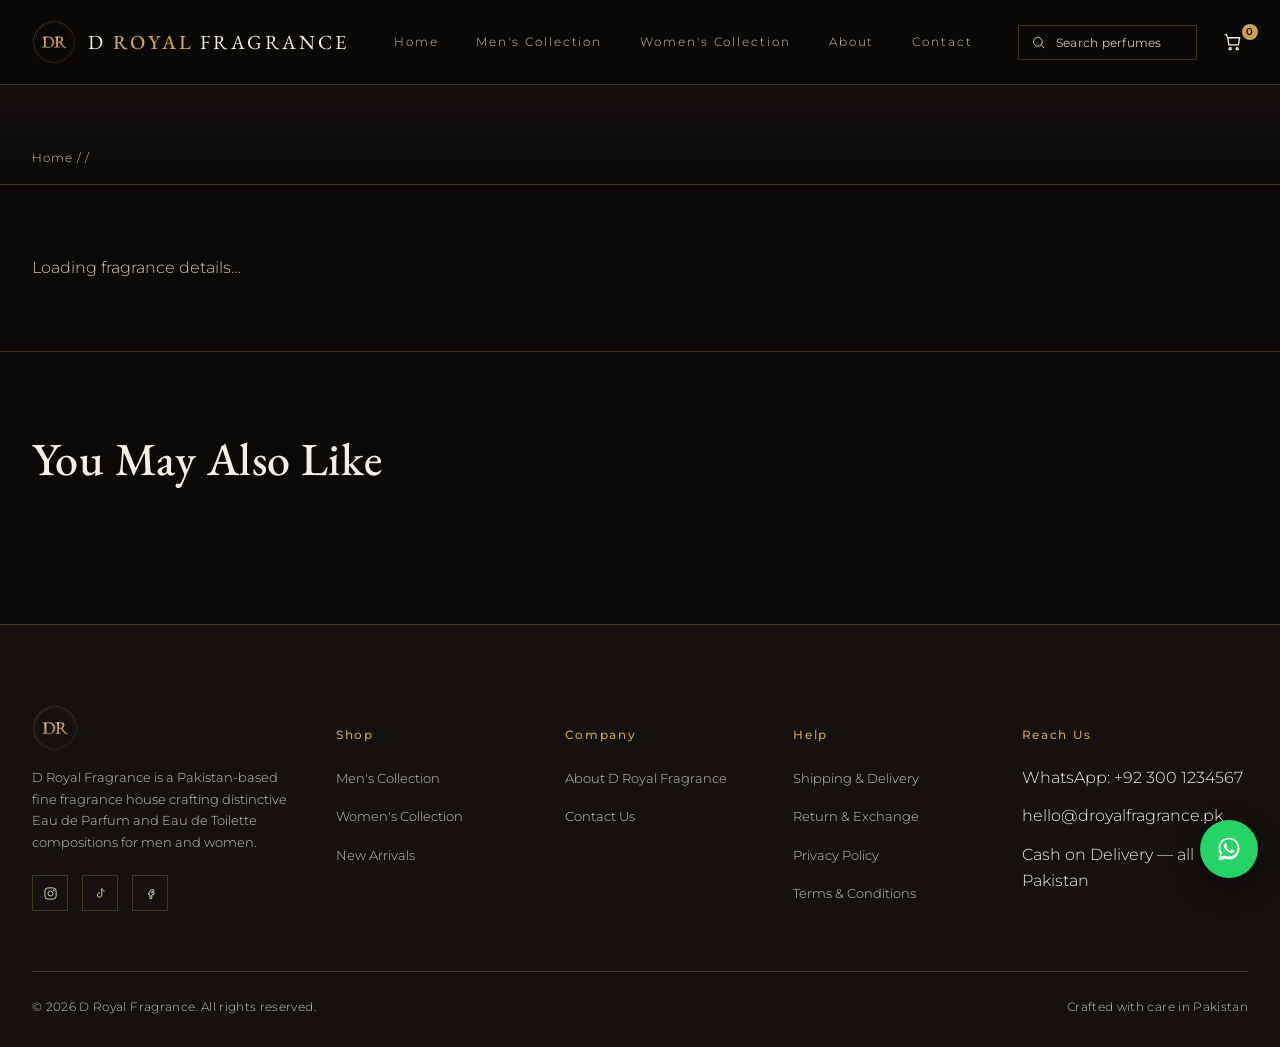
<file: product.html>
<!DOCTYPE html>
<html lang="en">
<head>
<meta charset="UTF-8">
<meta name="viewport" content="width=device-width, initial-scale=1.0">
<title>Product | D Royal Fragrance</title>
<meta name="description" content="D Royal Fragrance product details — notes, size and price.">
<link rel="icon" href="assets/logo-icon.png">
<link rel="stylesheet" href="css/style.css">
</head>
<body>
  <a class="skip-link" href="#main">Skip to content</a>
  <header class="site-header">
    <div class="container header-inner">
      <a href="index.html" class="brand">
        <img src="assets/logo-icon.png" alt="D Royal Fragrance monogram">
        <span class="word">D <b>ROYAL</b> FRAGRANCE</span>
      </a>
      <nav class="main-nav">
        <a href="index.html">Home</a>
        <a href="men.html">Men's Collection</a>
        <a href="women.html">Women's Collection</a>
        <a href="about.html">About</a>
        <a href="contact.html">Contact</a>
      </nav>
      <div class="header-actions">
        <div class="search-box">
          <svg viewBox="0 0 24 24" fill="none" stroke-width="1.6"><circle cx="11" cy="11" r="7"/><line x1="21" y1="21" x2="16.65" y2="16.65"/></svg>
          <input id="siteSearch" type="text" placeholder="Search perfumes">
        </div>
        <button class="icon-btn" data-open-cart aria-label="Open cart">
          <svg viewBox="0 0 24 24" fill="none" stroke-width="1.6"><path d="M6 6h15l-1.5 9h-12z"/><path d="M6 6L4 2H2"/><circle cx="9" cy="20" r="1.4"/><circle cx="18" cy="20" r="1.4"/></svg>
          <span id="cartCount">0</span>
        </button>
        <button class="menu-toggle" id="menuToggle" aria-label="Open menu">
          <svg width="24" height="24" viewBox="0 0 24 24" fill="none" stroke="currentColor" stroke-width="1.6"><line x1="3" y1="6" x2="21" y2="6"/><line x1="3" y1="12" x2="21" y2="12"/><line x1="3" y1="18" x2="21" y2="18"/></svg>
        </button>
      </div>
    </div>
  </header>

  <div class="mobile-drawer" id="mobileDrawer">
    <div class="drawer-top">
      <button class="close-x" id="drawerClose" aria-label="Close menu">&#10005;</button>
    </div>
    <nav>
      <a href="index.html">Home</a>
        <a href="men.html">Men's Collection</a>
        <a href="women.html">Women's Collection</a>
        <a href="about.html">About</a>
        <a href="contact.html">Contact</a>
    </nav>
  </div>

<main id="main">
  <section class="page-hero" style="padding-bottom:0;">
    <div class="container">
      <div class="breadcrumb" id="pdBreadcrumb"><a href="index.html">Home</a> / <span id="pdCrumbGender"></span> / <span id="pdCrumbName"></span></div>
    </div>
  </section>

  <section class="section tight">
    <div class="container">
      <div class="pd-grid" id="pdRoot">
        <p style="color:var(--ivory-dim);">Loading fragrance details&hellip;</p>
      </div>
    </div>
  </section>

  <section class="section tight" id="relatedSection" style="border-top:1px solid var(--line);">
    <div class="container">
      <div class="section-head"><h2>You May Also Like</h2></div>
      <div class="product-grid" id="relatedGrid"></div>
    </div>
  </section>

  <script>
    function qs(k){ return new URLSearchParams(location.search).get(k); }

    loadProducts().then(products=>{
      const id = qs("id") || (products[0] && products[0].id);
      const p = products.find(x=>x.id===id) || products[0];
      if(!p){ document.getElementById("pdRoot").innerHTML = "<p>Product not found.</p>"; return; }

      document.title = p.name + " | D Royal Fragrance";
      document.getElementById("pdCrumbGender").innerHTML = `<a href="${p.gender}.html">${p.gender === 'men' ? "Men's Collection" : "Women's Collection"}</a>`;
      document.getElementById("pdCrumbName").textContent = p.name;

      const stockLine = p.stock <= 5
        ? `<div class="stock-line low">Only ${p.stock} left in stock</div>`
        : `<div class="stock-line">In stock &middot; ships in 1&ndash;2 business days</div>`;

      const was = p.compareAtPrice ? `<span class="was">Rs. ${p.compareAtPrice.toLocaleString('en-PK')}</span>` : "";

      document.getElementById("pdRoot").innerHTML = `
        <div class="pd-gallery">
          <div class="pd-gallery-main"><img id="pdMainImg" src="${p.image}" alt="${p.name}"></div>
          <div class="pd-thumbs">
            <div class="active"><img src="${p.image}" alt="${p.name} view 1"></div>
          </div>
        </div>
        <div class="pd-info">
          <div class="cat">${p.gender === 'men' ? "MEN'S FRAGRANCE" : "WOMEN'S FRAGRANCE"}</div>
          <h1>${p.name}</h1>
          <div class="concentration">${p.concentration} &middot; ${p.sizeMl}ml</div>
          <div class="pd-price-row"><span class="now">${money(p.price)}</span>${was}</div>
          <p class="desc">${p.shortDescription}</p>

          <div class="size-row" id="sizeRow"></div>
          ${stockLine}

          <div class="qty-row">
            <div class="qty-box">
              <button type="button" id="qtyMinus">&minus;</button>
              <span id="qtyVal">1</span>
              <button type="button" id="qtyPlus">+</button>
            </div>
            <span style="font-size:12.5px;color:var(--ivory-dim);">Free delivery on orders above Rs. 5,000</span>
          </div>

          <div class="pd-actions">
            <button class="btn full" id="addCartBtn" type="button">ADD TO CART</button>
            <button class="btn solid full" id="buyNowBtn" type="button">BUY NOW</button>
          </div>
          <a class="btn burgundy full" style="margin-top:14px;" id="waOrderBtn" target="_blank" rel="noopener">ORDER VIA WHATSAPP</a>

          <div class="trust-mini">
            <div><svg viewBox="0 0 24 24" fill="none" stroke-width="1.6"><path d="M5 13l4 4L19 7"/></svg>100% Original Formula</div>
            <div><svg viewBox="0 0 24 24" fill="none" stroke-width="1.6"><rect x="3" y="7" width="18" height="13" rx="1"/><path d="M8 7V5a4 4 0 0 1 8 0v2"/></svg>Cash on Delivery</div>
            <div><svg viewBox="0 0 24 24" fill="none" stroke-width="1.6"><path d="M3 12h18M3 6h18M3 18h18"/></svg>Pakistan-wide Shipping</div>
          </div>

          <div class="notes-block">
            <h4>FRAGRANCE NOTES</h4>
            <div class="notes-cols">
              <div><div class="lab">TOP</div><div class="vals">${p.notes.top.join(", ")}</div></div>
              <div><div class="lab">HEART</div><div class="vals">${p.notes.heart.join(", ")}</div></div>
              <div><div class="lab">BASE</div><div class="vals">${p.notes.base.join(", ")}</div></div>
            </div>
          </div>
        </div>
      `;

      // size selector (single size from data; extend with more sizes later)
      document.getElementById("sizeRow").innerHTML = `<div class="size-pill active">${p.sizeMl}ml</div>`;

      let qty = 1;
      const qtyVal = document.getElementById("qtyVal");
      document.getElementById("qtyMinus").addEventListener("click", ()=>{ if(qty>1){ qty--; qtyVal.textContent=qty; } });
      document.getElementById("qtyPlus").addEventListener("click", ()=>{ qty++; qtyVal.textContent=qty; });

      document.getElementById("addCartBtn").addEventListener("click", ()=>{
        Cart.add(p, p.sizeMl, qty);
        toast(p.name + " added to bag");
      });
      document.getElementById("buyNowBtn").addEventListener("click", ()=>{
        Cart.add(p, p.sizeMl, qty);
        location.href = "checkout.html";
      });
      document.getElementById("waOrderBtn").href = waLink(waOrderMessage(p, p.sizeMl, qty));

      // related products
      const related = products.filter(x=>x.gender===p.gender && x.id!==p.id).slice(0,4);
      document.getElementById("relatedGrid").innerHTML = related.map(renderCard).join("");
      attachQuickAdd();
    });
  </script>

</main>
  <footer class="site-footer">
    <div class="container">
      <div class="footer-grid">
        <div class="footer-brand">
          <img src="assets/logo-icon.png" alt="D Royal Fragrance" style="height:46px;">
          <p>D Royal Fragrance is a Pakistan-based fine fragrance house crafting distinctive Eau de Parfum and Eau de Toilette compositions for men and women.</p>
          <div class="social-row">
            <a href="https://instagram.com/" aria-label="Instagram" target="_blank" rel="noopener"><svg viewBox="0 0 24 24" fill="none" stroke-width="1.6"><rect x="3" y="3" width="18" height="18" rx="5"/><circle cx="12" cy="12" r="4"/><circle cx="17.2" cy="6.8" r="1"/></svg></a>
            <a href="https://tiktok.com/" aria-label="TikTok" target="_blank" rel="noopener"><svg viewBox="0 0 24 24" fill="none" stroke-width="1.6"><path d="M14 4v10.5a3.5 3.5 0 1 1-3-3.46"/><path d="M14 4c.6 2.3 2.3 4 4.6 4.4"/></svg></a>
            <a href="https://facebook.com/" aria-label="Facebook" target="_blank" rel="noopener"><svg viewBox="0 0 24 24" fill="none" stroke-width="1.6"><path d="M14 9h3V6h-3c-1.7 0-3 1.3-3 3v2H9v3h2v6h3v-6h3l1-3h-4V9z"/></svg></a>
          </div>
        </div>
        <div>
          <h5>Shop</h5>
          <ul>
            <li><a href="men.html">Men's Collection</a></li>
            <li><a href="women.html">Women's Collection</a></li>
            <li><a href="men.html">New Arrivals</a></li>
          </ul>
        </div>
        <div>
          <h5>Company</h5>
          <ul>
            <li><a href="about.html">About D Royal Fragrance</a></li>
            <li><a href="contact.html">Contact Us</a></li>
          </ul>
        </div>
        <div>
          <h5>Help</h5>
          <ul>
            <li><a href="shipping.html">Shipping &amp; Delivery</a></li>
            <li><a href="returns.html">Return &amp; Exchange</a></li>
            <li><a href="privacy.html">Privacy Policy</a></li>
            <li><a href="terms.html">Terms &amp; Conditions</a></li>
          </ul>
        </div>
        <div>
          <h5>Reach Us</h5>
          <ul>
            <li>WhatsApp: +92 300 1234567</li>
            <li>hello@droyalfragrance.pk</li>
            <li>Cash on Delivery — all Pakistan</li>
          </ul>
        </div>
      </div>
      <div class="footer-bottom">
        <span>&copy; 2026 D Royal Fragrance. All rights reserved.</span>
        <span>Crafted with care in Pakistan</span>
      </div>
    </div>
  </footer>

  <a class="wa-float" id="waFloat" href="#" target="_blank" rel="noopener" aria-label="Chat on WhatsApp">
    <svg viewBox="0 0 32 32"><path d="M16.02 3C9.4 3 4 8.4 4 15.02c0 2.34.66 4.52 1.8 6.38L4 29l7.78-1.75a11.9 11.9 0 0 0 4.24.78h.01c6.62 0 12.02-5.4 12.02-12.02C28.05 8.4 22.64 3 16.02 3zm0 21.78c-1.53 0-2.99-.38-4.28-1.1l-.3-.18-4.62 1.04 1.01-4.5-.2-.32a9.7 9.7 0 0 1-1.5-5.2c0-5.4 4.4-9.8 9.9-9.8 5.4 0 9.8 4.4 9.8 9.8s-4.4 9.8-9.8 9.8zm5.4-7.34c-.3-.15-1.75-.87-2.02-.96-.27-.1-.47-.15-.67.15-.2.3-.77.96-.94 1.16-.17.2-.35.22-.65.07-.3-.15-1.24-.46-2.36-1.46-.87-.78-1.46-1.74-1.63-2.04-.17-.3-.02-.46.13-.6.13-.13.3-.35.45-.52.15-.17.2-.3.3-.5.1-.2.05-.37-.02-.52-.07-.15-.67-1.62-.92-2.22-.24-.58-.49-.5-.67-.5h-.57c-.2 0-.52.07-.79.37-.27.3-1.04 1.02-1.04 2.48 0 1.46 1.06 2.87 1.21 3.07.15.2 2.09 3.2 5.07 4.48.71.31 1.26.49 1.69.63.71.22 1.36.19 1.87.12.57-.09 1.75-.72 2-1.41.25-.7.25-1.29.17-1.42-.08-.12-.27-.2-.57-.35z"/></svg>
  </a>

  <div class="cart-overlay" id="cartOverlay"></div>
  <div class="cart-drawer" id="cartDrawer">
    <div class="cart-head">
      <h3>Your Bag</h3>
      <button class="close-x" id="cartClose" aria-label="Close cart">&#10005;</button>
    </div>
    <div class="cart-items" id="cartItems"></div>
    <div class="cart-foot">
      <div class="cart-total"><span>Subtotal</span><span id="cartTotal">Rs. 0</span></div>
      <a href="checkout.html" class="btn solid full">Proceed to Checkout</a>
      <p style="text-align:center;font-size:11px;color:var(--ivory-dim);margin-top:12px;">Cash on Delivery &amp; advance payment available</p>
    </div>
  </div>

  <div class="toast" id="toast"></div>

  <script src="js/main.js"></script>

</body>
</html>
</file>
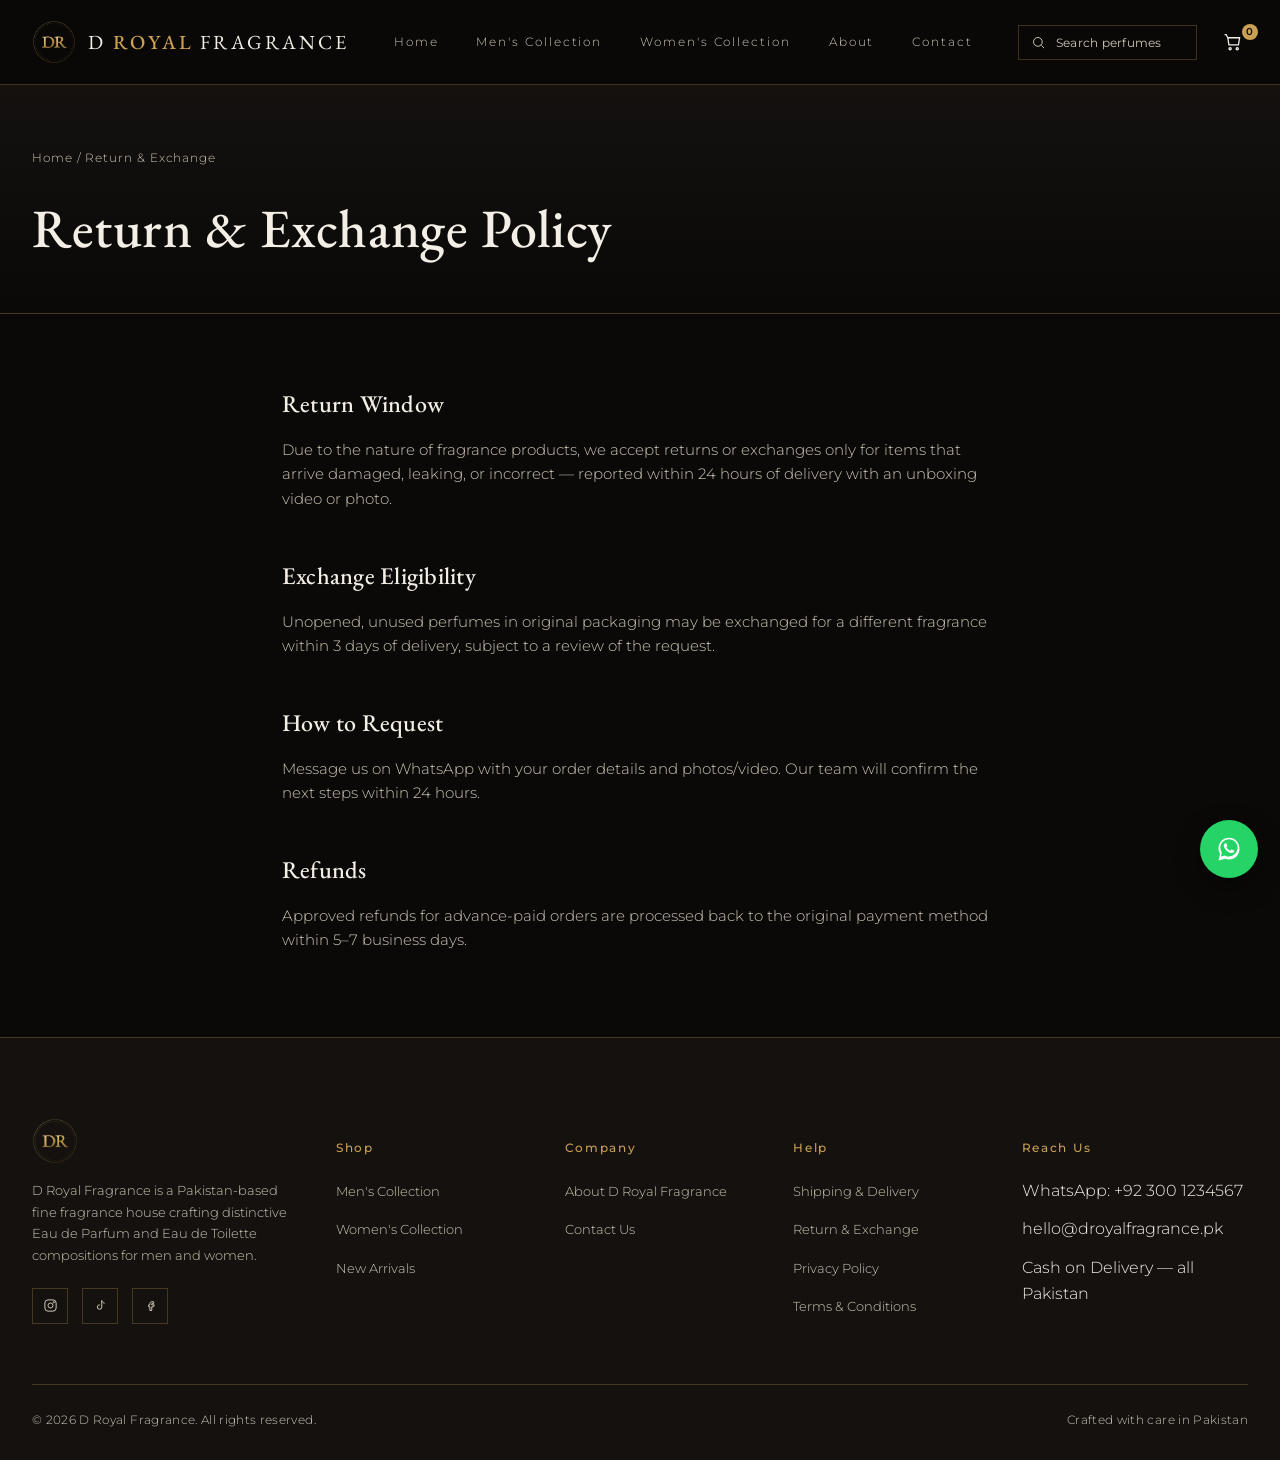
<file: returns.html>
<!DOCTYPE html>
<html lang="en">
<head>
<meta charset="UTF-8">
<meta name="viewport" content="width=device-width, initial-scale=1.0">
<title>Return & Exchange Policy | D Royal Fragrance</title>
<meta name="description" content="Return and exchange policy for D Royal Fragrance perfumes.">
<link rel="icon" href="assets/logo-icon.png">
<link rel="stylesheet" href="css/style.css">
</head>
<body>
  <a class="skip-link" href="#main">Skip to content</a>
  <header class="site-header">
    <div class="container header-inner">
      <a href="index.html" class="brand">
        <img src="assets/logo-icon.png" alt="D Royal Fragrance monogram">
        <span class="word">D <b>ROYAL</b> FRAGRANCE</span>
      </a>
      <nav class="main-nav">
        <a href="index.html">Home</a>
        <a href="men.html">Men's Collection</a>
        <a href="women.html">Women's Collection</a>
        <a href="about.html">About</a>
        <a href="contact.html">Contact</a>
      </nav>
      <div class="header-actions">
        <div class="search-box">
          <svg viewBox="0 0 24 24" fill="none" stroke-width="1.6"><circle cx="11" cy="11" r="7"/><line x1="21" y1="21" x2="16.65" y2="16.65"/></svg>
          <input id="siteSearch" type="text" placeholder="Search perfumes">
        </div>
        <button class="icon-btn" data-open-cart aria-label="Open cart">
          <svg viewBox="0 0 24 24" fill="none" stroke-width="1.6"><path d="M6 6h15l-1.5 9h-12z"/><path d="M6 6L4 2H2"/><circle cx="9" cy="20" r="1.4"/><circle cx="18" cy="20" r="1.4"/></svg>
          <span id="cartCount">0</span>
        </button>
        <button class="menu-toggle" id="menuToggle" aria-label="Open menu">
          <svg width="24" height="24" viewBox="0 0 24 24" fill="none" stroke="currentColor" stroke-width="1.6"><line x1="3" y1="6" x2="21" y2="6"/><line x1="3" y1="12" x2="21" y2="12"/><line x1="3" y1="18" x2="21" y2="18"/></svg>
        </button>
      </div>
    </div>
  </header>

  <div class="mobile-drawer" id="mobileDrawer">
    <div class="drawer-top">
      <button class="close-x" id="drawerClose" aria-label="Close menu">&#10005;</button>
    </div>
    <nav>
      <a href="index.html">Home</a>
        <a href="men.html">Men's Collection</a>
        <a href="women.html">Women's Collection</a>
        <a href="about.html">About</a>
        <a href="contact.html">Contact</a>
    </nav>
  </div>

<main id="main">
  <section class="page-hero">
    <div class="container">
      <div class="breadcrumb"><a href="index.html">Home</a> / Return &amp; Exchange</div>
      <h1>Return &amp; Exchange Policy</h1>
    </div>
  </section>
  <section class="section tight">
    <div class="container prose">
      
  <h2>Return Window</h2>
  <p>Due to the nature of fragrance products, we accept returns or exchanges only for items that arrive damaged, leaking, or incorrect &mdash; reported within 24 hours of delivery with an unboxing video or photo.</p>
  <h2>Exchange Eligibility</h2>
  <p>Unopened, unused perfumes in original packaging may be exchanged for a different fragrance within 3 days of delivery, subject to a review of the request.</p>
  <h2>How to Request</h2>
  <p>Message us on WhatsApp with your order details and photos/video. Our team will confirm the next steps within 24 hours.</p>
  <h2>Refunds</h2>
  <p>Approved refunds for advance-paid orders are processed back to the original payment method within 5&ndash;7 business days.</p>

    </div>
  </section>

</main>
  <footer class="site-footer">
    <div class="container">
      <div class="footer-grid">
        <div class="footer-brand">
          <img src="assets/logo-icon.png" alt="D Royal Fragrance" style="height:46px;">
          <p>D Royal Fragrance is a Pakistan-based fine fragrance house crafting distinctive Eau de Parfum and Eau de Toilette compositions for men and women.</p>
          <div class="social-row">
            <a href="https://instagram.com/" aria-label="Instagram" target="_blank" rel="noopener"><svg viewBox="0 0 24 24" fill="none" stroke-width="1.6"><rect x="3" y="3" width="18" height="18" rx="5"/><circle cx="12" cy="12" r="4"/><circle cx="17.2" cy="6.8" r="1"/></svg></a>
            <a href="https://tiktok.com/" aria-label="TikTok" target="_blank" rel="noopener"><svg viewBox="0 0 24 24" fill="none" stroke-width="1.6"><path d="M14 4v10.5a3.5 3.5 0 1 1-3-3.46"/><path d="M14 4c.6 2.3 2.3 4 4.6 4.4"/></svg></a>
            <a href="https://facebook.com/" aria-label="Facebook" target="_blank" rel="noopener"><svg viewBox="0 0 24 24" fill="none" stroke-width="1.6"><path d="M14 9h3V6h-3c-1.7 0-3 1.3-3 3v2H9v3h2v6h3v-6h3l1-3h-4V9z"/></svg></a>
          </div>
        </div>
        <div>
          <h5>Shop</h5>
          <ul>
            <li><a href="men.html">Men's Collection</a></li>
            <li><a href="women.html">Women's Collection</a></li>
            <li><a href="men.html">New Arrivals</a></li>
          </ul>
        </div>
        <div>
          <h5>Company</h5>
          <ul>
            <li><a href="about.html">About D Royal Fragrance</a></li>
            <li><a href="contact.html">Contact Us</a></li>
          </ul>
        </div>
        <div>
          <h5>Help</h5>
          <ul>
            <li><a href="shipping.html">Shipping &amp; Delivery</a></li>
            <li><a href="returns.html">Return &amp; Exchange</a></li>
            <li><a href="privacy.html">Privacy Policy</a></li>
            <li><a href="terms.html">Terms &amp; Conditions</a></li>
          </ul>
        </div>
        <div>
          <h5>Reach Us</h5>
          <ul>
            <li>WhatsApp: +92 300 1234567</li>
            <li>hello@droyalfragrance.pk</li>
            <li>Cash on Delivery — all Pakistan</li>
          </ul>
        </div>
      </div>
      <div class="footer-bottom">
        <span>&copy; 2026 D Royal Fragrance. All rights reserved.</span>
        <span>Crafted with care in Pakistan</span>
      </div>
    </div>
  </footer>

  <a class="wa-float" id="waFloat" href="#" target="_blank" rel="noopener" aria-label="Chat on WhatsApp">
    <svg viewBox="0 0 32 32"><path d="M16.02 3C9.4 3 4 8.4 4 15.02c0 2.34.66 4.52 1.8 6.38L4 29l7.78-1.75a11.9 11.9 0 0 0 4.24.78h.01c6.62 0 12.02-5.4 12.02-12.02C28.05 8.4 22.64 3 16.02 3zm0 21.78c-1.53 0-2.99-.38-4.28-1.1l-.3-.18-4.62 1.04 1.01-4.5-.2-.32a9.7 9.7 0 0 1-1.5-5.2c0-5.4 4.4-9.8 9.9-9.8 5.4 0 9.8 4.4 9.8 9.8s-4.4 9.8-9.8 9.8zm5.4-7.34c-.3-.15-1.75-.87-2.02-.96-.27-.1-.47-.15-.67.15-.2.3-.77.96-.94 1.16-.17.2-.35.22-.65.07-.3-.15-1.24-.46-2.36-1.46-.87-.78-1.46-1.74-1.63-2.04-.17-.3-.02-.46.13-.6.13-.13.3-.35.45-.52.15-.17.2-.3.3-.5.1-.2.05-.37-.02-.52-.07-.15-.67-1.62-.92-2.22-.24-.58-.49-.5-.67-.5h-.57c-.2 0-.52.07-.79.37-.27.3-1.04 1.02-1.04 2.48 0 1.46 1.06 2.87 1.21 3.07.15.2 2.09 3.2 5.07 4.48.71.31 1.26.49 1.69.63.71.22 1.36.19 1.87.12.57-.09 1.75-.72 2-1.41.25-.7.25-1.29.17-1.42-.08-.12-.27-.2-.57-.35z"/></svg>
  </a>

  <div class="cart-overlay" id="cartOverlay"></div>
  <div class="cart-drawer" id="cartDrawer">
    <div class="cart-head">
      <h3>Your Bag</h3>
      <button class="close-x" id="cartClose" aria-label="Close cart">&#10005;</button>
    </div>
    <div class="cart-items" id="cartItems"></div>
    <div class="cart-foot">
      <div class="cart-total"><span>Subtotal</span><span id="cartTotal">Rs. 0</span></div>
      <a href="checkout.html" class="btn solid full">Proceed to Checkout</a>
      <p style="text-align:center;font-size:11px;color:var(--ivory-dim);margin-top:12px;">Cash on Delivery &amp; advance payment available</p>
    </div>
  </div>

  <div class="toast" id="toast"></div>

  <script src="js/main.js"></script>

</body>
</html>
</file>
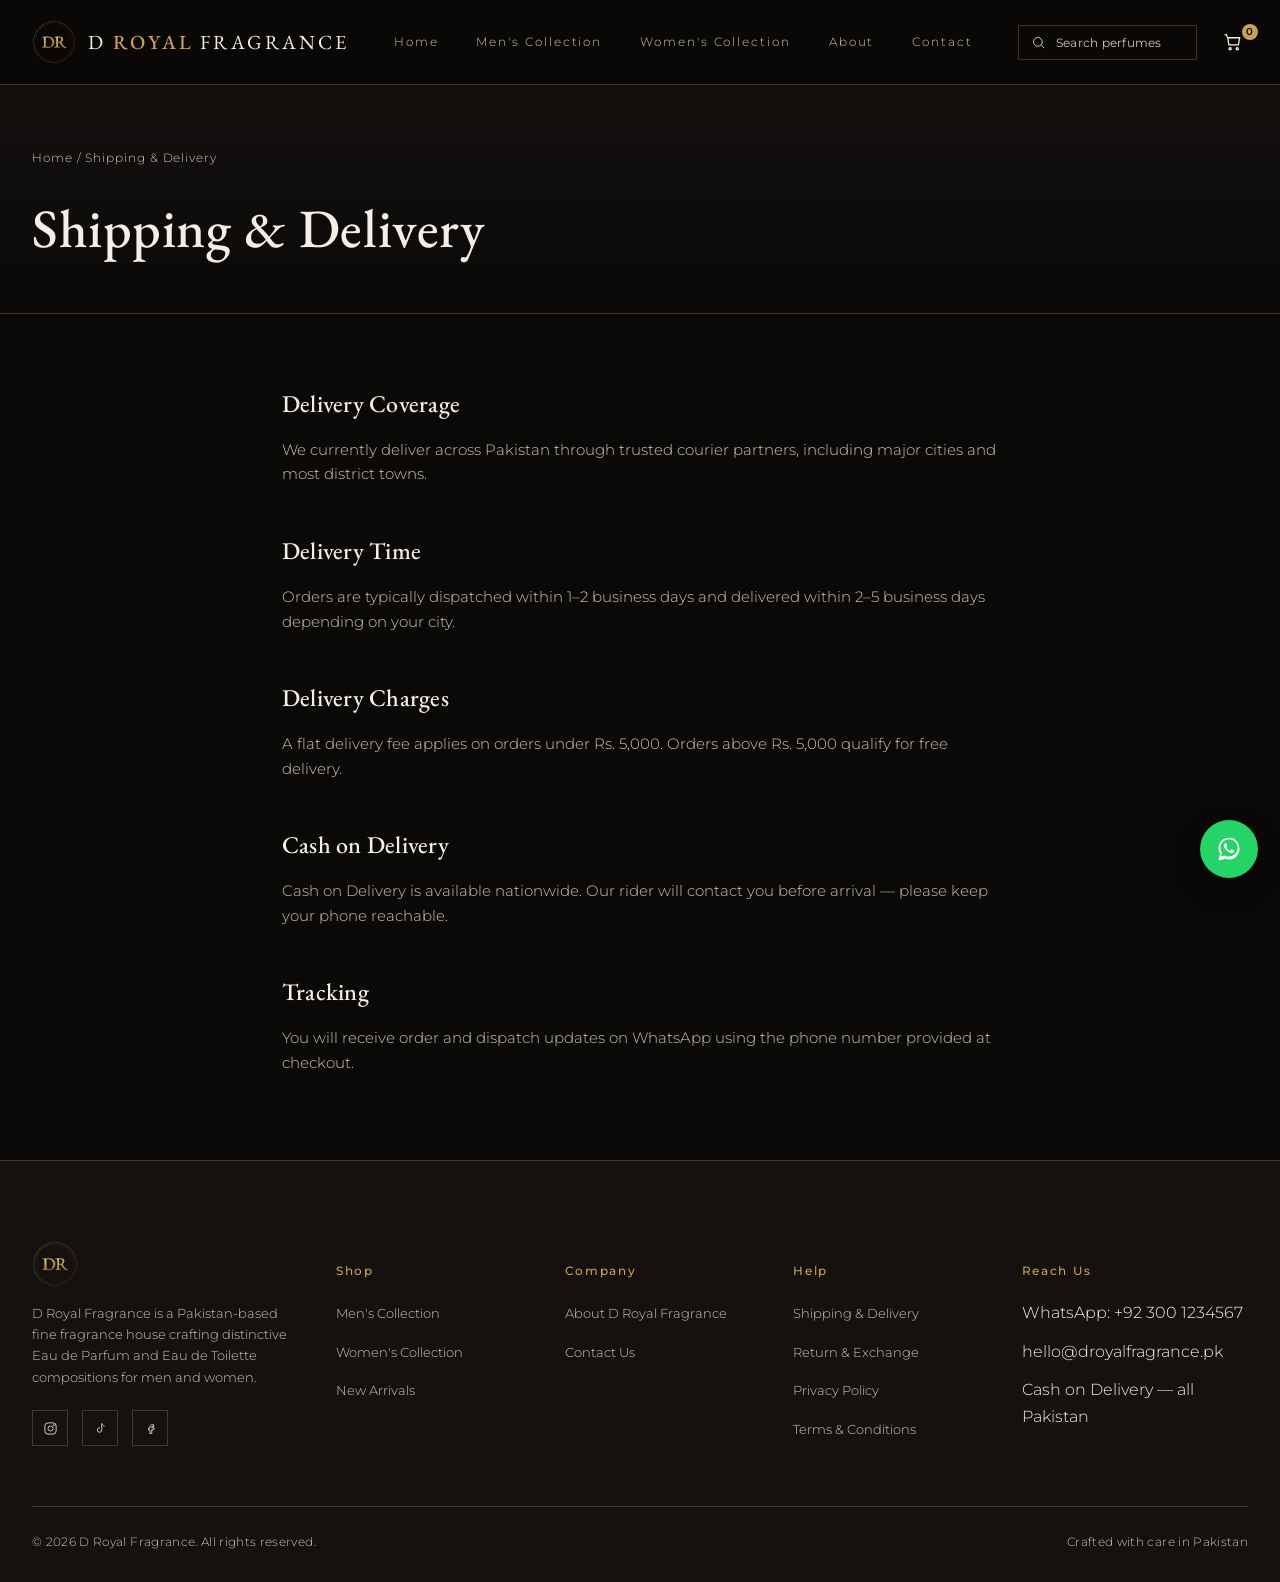
<file: shipping.html>
<!DOCTYPE html>
<html lang="en">
<head>
<meta charset="UTF-8">
<meta name="viewport" content="width=device-width, initial-scale=1.0">
<title>Shipping & Delivery | D Royal Fragrance</title>
<meta name="description" content="Shipping and delivery information for D Royal Fragrance orders across Pakistan.">
<link rel="icon" href="assets/logo-icon.png">
<link rel="stylesheet" href="css/style.css">
</head>
<body>
  <a class="skip-link" href="#main">Skip to content</a>
  <header class="site-header">
    <div class="container header-inner">
      <a href="index.html" class="brand">
        <img src="assets/logo-icon.png" alt="D Royal Fragrance monogram">
        <span class="word">D <b>ROYAL</b> FRAGRANCE</span>
      </a>
      <nav class="main-nav">
        <a href="index.html">Home</a>
        <a href="men.html">Men's Collection</a>
        <a href="women.html">Women's Collection</a>
        <a href="about.html">About</a>
        <a href="contact.html">Contact</a>
      </nav>
      <div class="header-actions">
        <div class="search-box">
          <svg viewBox="0 0 24 24" fill="none" stroke-width="1.6"><circle cx="11" cy="11" r="7"/><line x1="21" y1="21" x2="16.65" y2="16.65"/></svg>
          <input id="siteSearch" type="text" placeholder="Search perfumes">
        </div>
        <button class="icon-btn" data-open-cart aria-label="Open cart">
          <svg viewBox="0 0 24 24" fill="none" stroke-width="1.6"><path d="M6 6h15l-1.5 9h-12z"/><path d="M6 6L4 2H2"/><circle cx="9" cy="20" r="1.4"/><circle cx="18" cy="20" r="1.4"/></svg>
          <span id="cartCount">0</span>
        </button>
        <button class="menu-toggle" id="menuToggle" aria-label="Open menu">
          <svg width="24" height="24" viewBox="0 0 24 24" fill="none" stroke="currentColor" stroke-width="1.6"><line x1="3" y1="6" x2="21" y2="6"/><line x1="3" y1="12" x2="21" y2="12"/><line x1="3" y1="18" x2="21" y2="18"/></svg>
        </button>
      </div>
    </div>
  </header>

  <div class="mobile-drawer" id="mobileDrawer">
    <div class="drawer-top">
      <button class="close-x" id="drawerClose" aria-label="Close menu">&#10005;</button>
    </div>
    <nav>
      <a href="index.html">Home</a>
        <a href="men.html">Men's Collection</a>
        <a href="women.html">Women's Collection</a>
        <a href="about.html">About</a>
        <a href="contact.html">Contact</a>
    </nav>
  </div>

<main id="main">
  <section class="page-hero">
    <div class="container">
      <div class="breadcrumb"><a href="index.html">Home</a> / Shipping &amp; Delivery</div>
      <h1>Shipping &amp; Delivery</h1>
    </div>
  </section>
  <section class="section tight">
    <div class="container prose">
      
  <h2>Delivery Coverage</h2>
  <p>We currently deliver across Pakistan through trusted courier partners, including major cities and most district towns.</p>
  <h2>Delivery Time</h2>
  <p>Orders are typically dispatched within 1&ndash;2 business days and delivered within 2&ndash;5 business days depending on your city.</p>
  <h2>Delivery Charges</h2>
  <p>A flat delivery fee applies on orders under Rs. 5,000. Orders above Rs. 5,000 qualify for free delivery.</p>
  <h2>Cash on Delivery</h2>
  <p>Cash on Delivery is available nationwide. Our rider will contact you before arrival &mdash; please keep your phone reachable.</p>
  <h2>Tracking</h2>
  <p>You will receive order and dispatch updates on WhatsApp using the phone number provided at checkout.</p>

    </div>
  </section>

</main>
  <footer class="site-footer">
    <div class="container">
      <div class="footer-grid">
        <div class="footer-brand">
          <img src="assets/logo-icon.png" alt="D Royal Fragrance" style="height:46px;">
          <p>D Royal Fragrance is a Pakistan-based fine fragrance house crafting distinctive Eau de Parfum and Eau de Toilette compositions for men and women.</p>
          <div class="social-row">
            <a href="https://instagram.com/" aria-label="Instagram" target="_blank" rel="noopener"><svg viewBox="0 0 24 24" fill="none" stroke-width="1.6"><rect x="3" y="3" width="18" height="18" rx="5"/><circle cx="12" cy="12" r="4"/><circle cx="17.2" cy="6.8" r="1"/></svg></a>
            <a href="https://tiktok.com/" aria-label="TikTok" target="_blank" rel="noopener"><svg viewBox="0 0 24 24" fill="none" stroke-width="1.6"><path d="M14 4v10.5a3.5 3.5 0 1 1-3-3.46"/><path d="M14 4c.6 2.3 2.3 4 4.6 4.4"/></svg></a>
            <a href="https://facebook.com/" aria-label="Facebook" target="_blank" rel="noopener"><svg viewBox="0 0 24 24" fill="none" stroke-width="1.6"><path d="M14 9h3V6h-3c-1.7 0-3 1.3-3 3v2H9v3h2v6h3v-6h3l1-3h-4V9z"/></svg></a>
          </div>
        </div>
        <div>
          <h5>Shop</h5>
          <ul>
            <li><a href="men.html">Men's Collection</a></li>
            <li><a href="women.html">Women's Collection</a></li>
            <li><a href="men.html">New Arrivals</a></li>
          </ul>
        </div>
        <div>
          <h5>Company</h5>
          <ul>
            <li><a href="about.html">About D Royal Fragrance</a></li>
            <li><a href="contact.html">Contact Us</a></li>
          </ul>
        </div>
        <div>
          <h5>Help</h5>
          <ul>
            <li><a href="shipping.html">Shipping &amp; Delivery</a></li>
            <li><a href="returns.html">Return &amp; Exchange</a></li>
            <li><a href="privacy.html">Privacy Policy</a></li>
            <li><a href="terms.html">Terms &amp; Conditions</a></li>
          </ul>
        </div>
        <div>
          <h5>Reach Us</h5>
          <ul>
            <li>WhatsApp: +92 300 1234567</li>
            <li>hello@droyalfragrance.pk</li>
            <li>Cash on Delivery — all Pakistan</li>
          </ul>
        </div>
      </div>
      <div class="footer-bottom">
        <span>&copy; 2026 D Royal Fragrance. All rights reserved.</span>
        <span>Crafted with care in Pakistan</span>
      </div>
    </div>
  </footer>

  <a class="wa-float" id="waFloat" href="#" target="_blank" rel="noopener" aria-label="Chat on WhatsApp">
    <svg viewBox="0 0 32 32"><path d="M16.02 3C9.4 3 4 8.4 4 15.02c0 2.34.66 4.52 1.8 6.38L4 29l7.78-1.75a11.9 11.9 0 0 0 4.24.78h.01c6.62 0 12.02-5.4 12.02-12.02C28.05 8.4 22.64 3 16.02 3zm0 21.78c-1.53 0-2.99-.38-4.28-1.1l-.3-.18-4.62 1.04 1.01-4.5-.2-.32a9.7 9.7 0 0 1-1.5-5.2c0-5.4 4.4-9.8 9.9-9.8 5.4 0 9.8 4.4 9.8 9.8s-4.4 9.8-9.8 9.8zm5.4-7.34c-.3-.15-1.75-.87-2.02-.96-.27-.1-.47-.15-.67.15-.2.3-.77.96-.94 1.16-.17.2-.35.22-.65.07-.3-.15-1.24-.46-2.36-1.46-.87-.78-1.46-1.74-1.63-2.04-.17-.3-.02-.46.13-.6.13-.13.3-.35.45-.52.15-.17.2-.3.3-.5.1-.2.05-.37-.02-.52-.07-.15-.67-1.62-.92-2.22-.24-.58-.49-.5-.67-.5h-.57c-.2 0-.52.07-.79.37-.27.3-1.04 1.02-1.04 2.48 0 1.46 1.06 2.87 1.21 3.07.15.2 2.09 3.2 5.07 4.48.71.31 1.26.49 1.69.63.71.22 1.36.19 1.87.12.57-.09 1.75-.72 2-1.41.25-.7.25-1.29.17-1.42-.08-.12-.27-.2-.57-.35z"/></svg>
  </a>

  <div class="cart-overlay" id="cartOverlay"></div>
  <div class="cart-drawer" id="cartDrawer">
    <div class="cart-head">
      <h3>Your Bag</h3>
      <button class="close-x" id="cartClose" aria-label="Close cart">&#10005;</button>
    </div>
    <div class="cart-items" id="cartItems"></div>
    <div class="cart-foot">
      <div class="cart-total"><span>Subtotal</span><span id="cartTotal">Rs. 0</span></div>
      <a href="checkout.html" class="btn solid full">Proceed to Checkout</a>
      <p style="text-align:center;font-size:11px;color:var(--ivory-dim);margin-top:12px;">Cash on Delivery &amp; advance payment available</p>
    </div>
  </div>

  <div class="toast" id="toast"></div>

  <script src="js/main.js"></script>

</body>
</html>
</file>
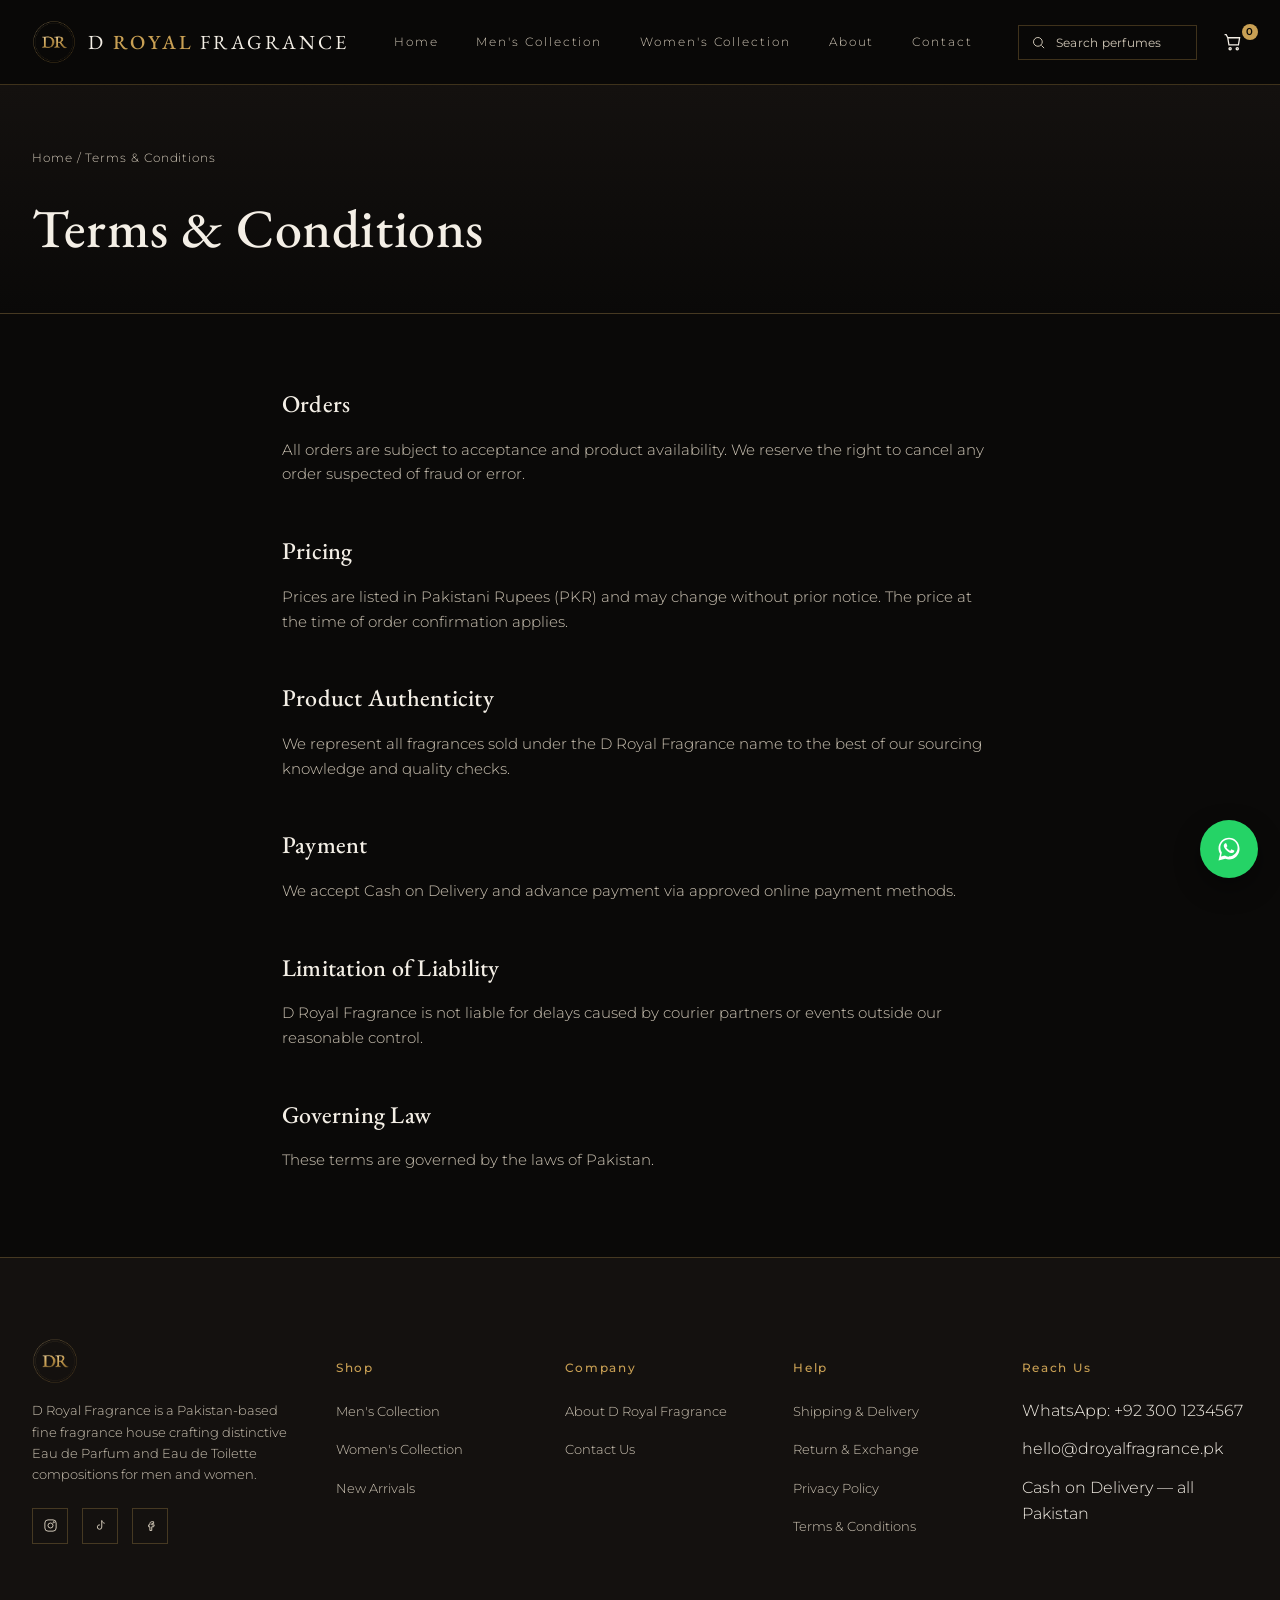
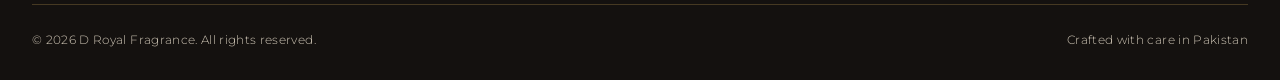
<file: terms.html>
<!DOCTYPE html>
<html lang="en">
<head>
<meta charset="UTF-8">
<meta name="viewport" content="width=device-width, initial-scale=1.0">
<title>Terms & Conditions | D Royal Fragrance</title>
<meta name="description" content="Terms and conditions for shopping with D Royal Fragrance.">
<link rel="icon" href="assets/logo-icon.png">
<link rel="stylesheet" href="css/style.css">
</head>
<body>
  <a class="skip-link" href="#main">Skip to content</a>
  <header class="site-header">
    <div class="container header-inner">
      <a href="index.html" class="brand">
        <img src="assets/logo-icon.png" alt="D Royal Fragrance monogram">
        <span class="word">D <b>ROYAL</b> FRAGRANCE</span>
      </a>
      <nav class="main-nav">
        <a href="index.html">Home</a>
        <a href="men.html">Men's Collection</a>
        <a href="women.html">Women's Collection</a>
        <a href="about.html">About</a>
        <a href="contact.html">Contact</a>
      </nav>
      <div class="header-actions">
        <div class="search-box">
          <svg viewBox="0 0 24 24" fill="none" stroke-width="1.6"><circle cx="11" cy="11" r="7"/><line x1="21" y1="21" x2="16.65" y2="16.65"/></svg>
          <input id="siteSearch" type="text" placeholder="Search perfumes">
        </div>
        <button class="icon-btn" data-open-cart aria-label="Open cart">
          <svg viewBox="0 0 24 24" fill="none" stroke-width="1.6"><path d="M6 6h15l-1.5 9h-12z"/><path d="M6 6L4 2H2"/><circle cx="9" cy="20" r="1.4"/><circle cx="18" cy="20" r="1.4"/></svg>
          <span id="cartCount">0</span>
        </button>
        <button class="menu-toggle" id="menuToggle" aria-label="Open menu">
          <svg width="24" height="24" viewBox="0 0 24 24" fill="none" stroke="currentColor" stroke-width="1.6"><line x1="3" y1="6" x2="21" y2="6"/><line x1="3" y1="12" x2="21" y2="12"/><line x1="3" y1="18" x2="21" y2="18"/></svg>
        </button>
      </div>
    </div>
  </header>

  <div class="mobile-drawer" id="mobileDrawer">
    <div class="drawer-top">
      <button class="close-x" id="drawerClose" aria-label="Close menu">&#10005;</button>
    </div>
    <nav>
      <a href="index.html">Home</a>
        <a href="men.html">Men's Collection</a>
        <a href="women.html">Women's Collection</a>
        <a href="about.html">About</a>
        <a href="contact.html">Contact</a>
    </nav>
  </div>

<main id="main">
  <section class="page-hero">
    <div class="container">
      <div class="breadcrumb"><a href="index.html">Home</a> / Terms &amp; Conditions</div>
      <h1>Terms &amp; Conditions</h1>
    </div>
  </section>
  <section class="section tight">
    <div class="container prose">
      
  <h2>Orders</h2>
  <p>All orders are subject to acceptance and product availability. We reserve the right to cancel any order suspected of fraud or error.</p>
  <h2>Pricing</h2>
  <p>Prices are listed in Pakistani Rupees (PKR) and may change without prior notice. The price at the time of order confirmation applies.</p>
  <h2>Product Authenticity</h2>
  <p>We represent all fragrances sold under the D Royal Fragrance name to the best of our sourcing knowledge and quality checks.</p>
  <h2>Payment</h2>
  <p>We accept Cash on Delivery and advance payment via approved online payment methods.</p>
  <h2>Limitation of Liability</h2>
  <p>D Royal Fragrance is not liable for delays caused by courier partners or events outside our reasonable control.</p>
  <h2>Governing Law</h2>
  <p>These terms are governed by the laws of Pakistan.</p>

    </div>
  </section>

</main>
  <footer class="site-footer">
    <div class="container">
      <div class="footer-grid">
        <div class="footer-brand">
          <img src="assets/logo-icon.png" alt="D Royal Fragrance" style="height:46px;">
          <p>D Royal Fragrance is a Pakistan-based fine fragrance house crafting distinctive Eau de Parfum and Eau de Toilette compositions for men and women.</p>
          <div class="social-row">
            <a href="https://instagram.com/" aria-label="Instagram" target="_blank" rel="noopener"><svg viewBox="0 0 24 24" fill="none" stroke-width="1.6"><rect x="3" y="3" width="18" height="18" rx="5"/><circle cx="12" cy="12" r="4"/><circle cx="17.2" cy="6.8" r="1"/></svg></a>
            <a href="https://tiktok.com/" aria-label="TikTok" target="_blank" rel="noopener"><svg viewBox="0 0 24 24" fill="none" stroke-width="1.6"><path d="M14 4v10.5a3.5 3.5 0 1 1-3-3.46"/><path d="M14 4c.6 2.3 2.3 4 4.6 4.4"/></svg></a>
            <a href="https://facebook.com/" aria-label="Facebook" target="_blank" rel="noopener"><svg viewBox="0 0 24 24" fill="none" stroke-width="1.6"><path d="M14 9h3V6h-3c-1.7 0-3 1.3-3 3v2H9v3h2v6h3v-6h3l1-3h-4V9z"/></svg></a>
          </div>
        </div>
        <div>
          <h5>Shop</h5>
          <ul>
            <li><a href="men.html">Men's Collection</a></li>
            <li><a href="women.html">Women's Collection</a></li>
            <li><a href="men.html">New Arrivals</a></li>
          </ul>
        </div>
        <div>
          <h5>Company</h5>
          <ul>
            <li><a href="about.html">About D Royal Fragrance</a></li>
            <li><a href="contact.html">Contact Us</a></li>
          </ul>
        </div>
        <div>
          <h5>Help</h5>
          <ul>
            <li><a href="shipping.html">Shipping &amp; Delivery</a></li>
            <li><a href="returns.html">Return &amp; Exchange</a></li>
            <li><a href="privacy.html">Privacy Policy</a></li>
            <li><a href="terms.html">Terms &amp; Conditions</a></li>
          </ul>
        </div>
        <div>
          <h5>Reach Us</h5>
          <ul>
            <li>WhatsApp: +92 300 1234567</li>
            <li>hello@droyalfragrance.pk</li>
            <li>Cash on Delivery — all Pakistan</li>
          </ul>
        </div>
      </div>
      <div class="footer-bottom">
        <span>&copy; 2026 D Royal Fragrance. All rights reserved.</span>
        <span>Crafted with care in Pakistan</span>
      </div>
    </div>
  </footer>

  <a class="wa-float" id="waFloat" href="#" target="_blank" rel="noopener" aria-label="Chat on WhatsApp">
    <svg viewBox="0 0 32 32"><path d="M16.02 3C9.4 3 4 8.4 4 15.02c0 2.34.66 4.52 1.8 6.38L4 29l7.78-1.75a11.9 11.9 0 0 0 4.24.78h.01c6.62 0 12.02-5.4 12.02-12.02C28.05 8.4 22.64 3 16.02 3zm0 21.78c-1.53 0-2.99-.38-4.28-1.1l-.3-.18-4.62 1.04 1.01-4.5-.2-.32a9.7 9.7 0 0 1-1.5-5.2c0-5.4 4.4-9.8 9.9-9.8 5.4 0 9.8 4.4 9.8 9.8s-4.4 9.8-9.8 9.8zm5.4-7.34c-.3-.15-1.75-.87-2.02-.96-.27-.1-.47-.15-.67.15-.2.3-.77.96-.94 1.16-.17.2-.35.22-.65.07-.3-.15-1.24-.46-2.36-1.46-.87-.78-1.46-1.74-1.63-2.04-.17-.3-.02-.46.13-.6.13-.13.3-.35.45-.52.15-.17.2-.3.3-.5.1-.2.05-.37-.02-.52-.07-.15-.67-1.62-.92-2.22-.24-.58-.49-.5-.67-.5h-.57c-.2 0-.52.07-.79.37-.27.3-1.04 1.02-1.04 2.48 0 1.46 1.06 2.87 1.21 3.07.15.2 2.09 3.2 5.07 4.48.71.31 1.26.49 1.69.63.71.22 1.36.19 1.87.12.57-.09 1.75-.72 2-1.41.25-.7.25-1.29.17-1.42-.08-.12-.27-.2-.57-.35z"/></svg>
  </a>

  <div class="cart-overlay" id="cartOverlay"></div>
  <div class="cart-drawer" id="cartDrawer">
    <div class="cart-head">
      <h3>Your Bag</h3>
      <button class="close-x" id="cartClose" aria-label="Close cart">&#10005;</button>
    </div>
    <div class="cart-items" id="cartItems"></div>
    <div class="cart-foot">
      <div class="cart-total"><span>Subtotal</span><span id="cartTotal">Rs. 0</span></div>
      <a href="checkout.html" class="btn solid full">Proceed to Checkout</a>
      <p style="text-align:center;font-size:11px;color:var(--ivory-dim);margin-top:12px;">Cash on Delivery &amp; advance payment available</p>
    </div>
  </div>

  <div class="toast" id="toast"></div>

  <script src="js/main.js"></script>

</body>
</html>
</file>
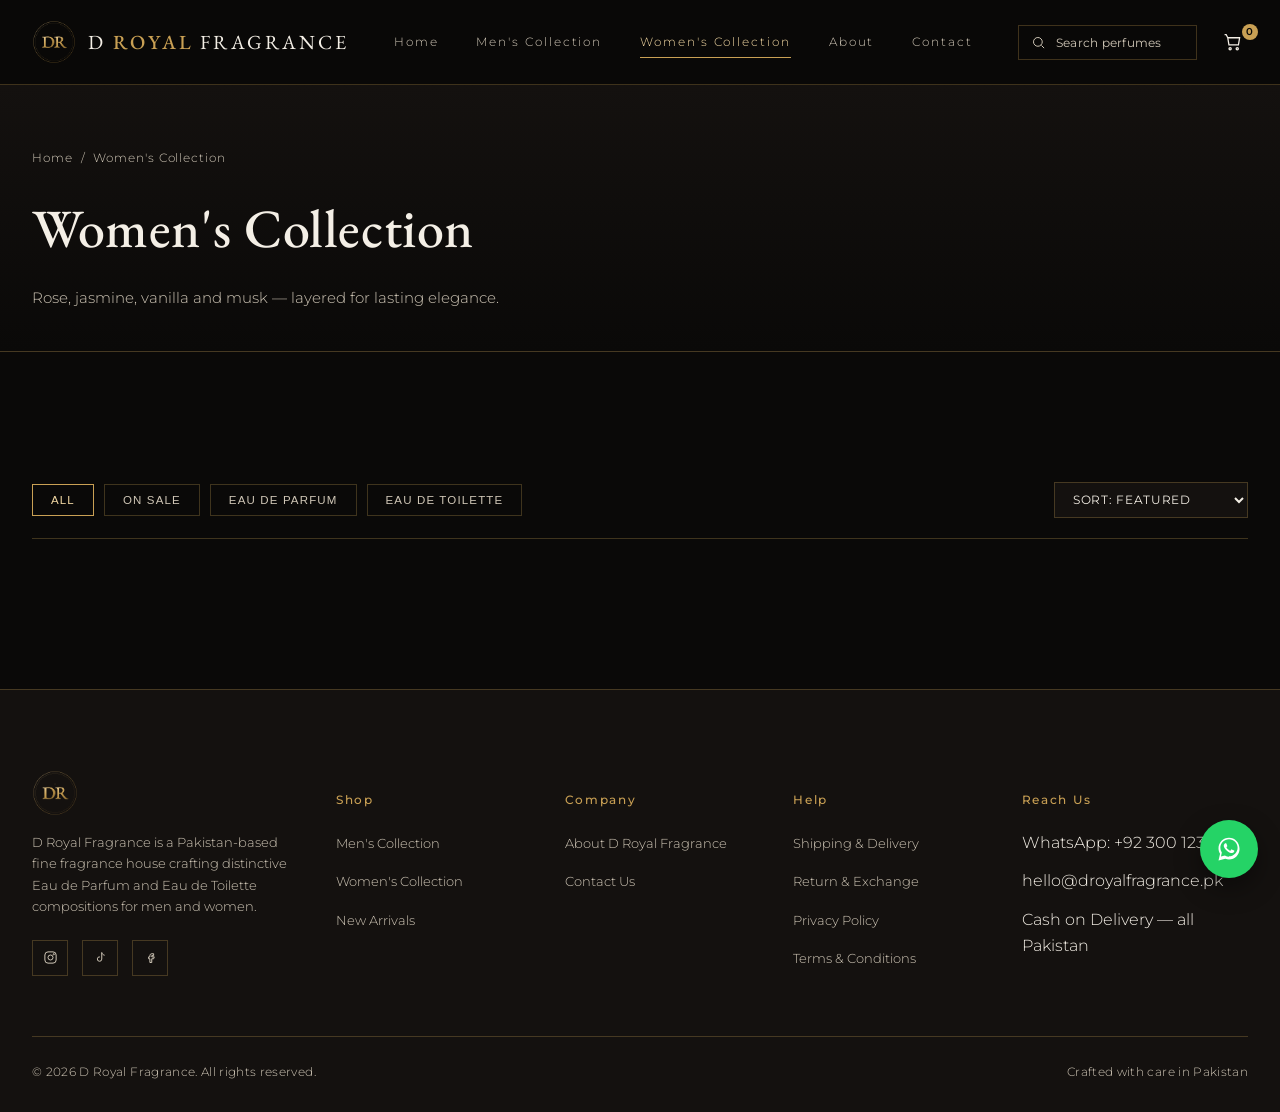
<file: women.html>
<!DOCTYPE html>
<html lang="en">
<head>
<meta charset="UTF-8">
<meta name="viewport" content="width=device-width, initial-scale=1.0">
<title>Women's Collection | D Royal Fragrance</title>
<meta name="description" content="Shop D Royal Fragrance women's perfumes — rose, jasmine, vanilla and musk compositions.">
<link rel="icon" href="assets/logo-icon.png">
<link rel="stylesheet" href="css/style.css">
</head>
<body>
  <a class="skip-link" href="#main">Skip to content</a>
  <header class="site-header">
    <div class="container header-inner">
      <a href="index.html" class="brand">
        <img src="assets/logo-icon.png" alt="D Royal Fragrance monogram">
        <span class="word">D <b>ROYAL</b> FRAGRANCE</span>
      </a>
      <nav class="main-nav">
        <a href="index.html">Home</a>
        <a href="men.html">Men's Collection</a>
        <a href="women.html" class="active">Women's Collection</a>
        <a href="about.html">About</a>
        <a href="contact.html">Contact</a>
      </nav>
      <div class="header-actions">
        <div class="search-box">
          <svg viewBox="0 0 24 24" fill="none" stroke-width="1.6"><circle cx="11" cy="11" r="7"/><line x1="21" y1="21" x2="16.65" y2="16.65"/></svg>
          <input id="siteSearch" type="text" placeholder="Search perfumes">
        </div>
        <button class="icon-btn" data-open-cart aria-label="Open cart">
          <svg viewBox="0 0 24 24" fill="none" stroke-width="1.6"><path d="M6 6h15l-1.5 9h-12z"/><path d="M6 6L4 2H2"/><circle cx="9" cy="20" r="1.4"/><circle cx="18" cy="20" r="1.4"/></svg>
          <span id="cartCount">0</span>
        </button>
        <button class="menu-toggle" id="menuToggle" aria-label="Open menu">
          <svg width="24" height="24" viewBox="0 0 24 24" fill="none" stroke="currentColor" stroke-width="1.6"><line x1="3" y1="6" x2="21" y2="6"/><line x1="3" y1="12" x2="21" y2="12"/><line x1="3" y1="18" x2="21" y2="18"/></svg>
        </button>
      </div>
    </div>
  </header>

  <div class="mobile-drawer" id="mobileDrawer">
    <div class="drawer-top">
      <button class="close-x" id="drawerClose" aria-label="Close menu">&#10005;</button>
    </div>
    <nav>
      <a href="index.html">Home</a>
        <a href="men.html">Men's Collection</a>
        <a href="women.html" class="active">Women's Collection</a>
        <a href="about.html">About</a>
        <a href="contact.html">Contact</a>
    </nav>
  </div>

<main id="main">
  <section class="page-hero">
    <div class="container">
      <div class="breadcrumb"><a href="index.html">Home</a> &nbsp;/&nbsp; Women's Collection</div>
      <h1>Women's Collection</h1>
      <p>Rose, jasmine, vanilla and musk &mdash; layered for lasting elegance.</p>
    </div>
  </section>

  <section class="section">
    <div class="container">
      <div class="filter-bar">
        <div class="chip-row" id="filterChips">
          <button class="chip active" data-filter="all">ALL</button>
          <button class="chip" data-filter="sale">ON SALE</button>
          <button class="chip" data-filter="edp">EAU DE PARFUM</button>
          <button class="chip" data-filter="edt">EAU DE TOILETTE</button>
        </div>
        <select class="sort-select" id="sortSelect">
          <option value="featured">SORT: FEATURED</option>
          <option value="price-asc">PRICE: LOW TO HIGH</option>
          <option value="price-desc">PRICE: HIGH TO LOW</option>
          <option value="name">NAME: A-Z</option>
        </select>
      </div>
      <div class="product-grid" id="collectionGrid"></div>
    </div>
  </section>

  <script>
    let ALL_PRODUCTS = [];
    const GENDER = "women";

    function applyFilters(){
      const activeChip = document.querySelector(".chip.active")?.dataset.filter || "all";
      const sort = document.getElementById("sortSelect").value;
      let list = ALL_PRODUCTS.filter(p => p.gender === GENDER);
      if(activeChip === "sale") list = list.filter(p => p.compareAtPrice);
      if(activeChip === "edp") list = list.filter(p => p.concentration === "Eau de Parfum");
      if(activeChip === "edt") list = list.filter(p => p.concentration === "Eau de Toilette");
      if(sort === "price-asc") list = [...list].sort((a,b)=>a.price-b.price);
      if(sort === "price-desc") list = [...list].sort((a,b)=>b.price-a.price);
      if(sort === "name") list = [...list].sort((a,b)=>a.name.localeCompare(b.name));
      const grid = document.getElementById("collectionGrid");
      grid.innerHTML = list.length ? list.map(renderCard).join("") : '<p style="color:var(--ivory-dim);padding:40px 0;">No perfumes match these filters yet.</p>';
      attachQuickAdd();
    }

    loadProducts().then(products=>{
      ALL_PRODUCTS = products;
      applyFilters();
    });

    document.querySelectorAll(".chip").forEach(chip=>{
      chip.addEventListener("click", ()=>{
        document.querySelectorAll(".chip").forEach(c=>c.classList.remove("active"));
        chip.classList.add("active");
        applyFilters();
      });
    });
    document.getElementById("sortSelect").addEventListener("change", applyFilters);
  </script>

</main>
  <footer class="site-footer">
    <div class="container">
      <div class="footer-grid">
        <div class="footer-brand">
          <img src="assets/logo-icon.png" alt="D Royal Fragrance" style="height:46px;">
          <p>D Royal Fragrance is a Pakistan-based fine fragrance house crafting distinctive Eau de Parfum and Eau de Toilette compositions for men and women.</p>
          <div class="social-row">
            <a href="https://instagram.com/" aria-label="Instagram" target="_blank" rel="noopener"><svg viewBox="0 0 24 24" fill="none" stroke-width="1.6"><rect x="3" y="3" width="18" height="18" rx="5"/><circle cx="12" cy="12" r="4"/><circle cx="17.2" cy="6.8" r="1"/></svg></a>
            <a href="https://tiktok.com/" aria-label="TikTok" target="_blank" rel="noopener"><svg viewBox="0 0 24 24" fill="none" stroke-width="1.6"><path d="M14 4v10.5a3.5 3.5 0 1 1-3-3.46"/><path d="M14 4c.6 2.3 2.3 4 4.6 4.4"/></svg></a>
            <a href="https://facebook.com/" aria-label="Facebook" target="_blank" rel="noopener"><svg viewBox="0 0 24 24" fill="none" stroke-width="1.6"><path d="M14 9h3V6h-3c-1.7 0-3 1.3-3 3v2H9v3h2v6h3v-6h3l1-3h-4V9z"/></svg></a>
          </div>
        </div>
        <div>
          <h5>Shop</h5>
          <ul>
            <li><a href="men.html">Men's Collection</a></li>
            <li><a href="women.html">Women's Collection</a></li>
            <li><a href="men.html">New Arrivals</a></li>
          </ul>
        </div>
        <div>
          <h5>Company</h5>
          <ul>
            <li><a href="about.html">About D Royal Fragrance</a></li>
            <li><a href="contact.html">Contact Us</a></li>
          </ul>
        </div>
        <div>
          <h5>Help</h5>
          <ul>
            <li><a href="shipping.html">Shipping &amp; Delivery</a></li>
            <li><a href="returns.html">Return &amp; Exchange</a></li>
            <li><a href="privacy.html">Privacy Policy</a></li>
            <li><a href="terms.html">Terms &amp; Conditions</a></li>
          </ul>
        </div>
        <div>
          <h5>Reach Us</h5>
          <ul>
            <li>WhatsApp: +92 300 1234567</li>
            <li>hello@droyalfragrance.pk</li>
            <li>Cash on Delivery — all Pakistan</li>
          </ul>
        </div>
      </div>
      <div class="footer-bottom">
        <span>&copy; 2026 D Royal Fragrance. All rights reserved.</span>
        <span>Crafted with care in Pakistan</span>
      </div>
    </div>
  </footer>

  <a class="wa-float" id="waFloat" href="#" target="_blank" rel="noopener" aria-label="Chat on WhatsApp">
    <svg viewBox="0 0 32 32"><path d="M16.02 3C9.4 3 4 8.4 4 15.02c0 2.34.66 4.52 1.8 6.38L4 29l7.78-1.75a11.9 11.9 0 0 0 4.24.78h.01c6.62 0 12.02-5.4 12.02-12.02C28.05 8.4 22.64 3 16.02 3zm0 21.78c-1.53 0-2.99-.38-4.28-1.1l-.3-.18-4.62 1.04 1.01-4.5-.2-.32a9.7 9.7 0 0 1-1.5-5.2c0-5.4 4.4-9.8 9.9-9.8 5.4 0 9.8 4.4 9.8 9.8s-4.4 9.8-9.8 9.8zm5.4-7.34c-.3-.15-1.75-.87-2.02-.96-.27-.1-.47-.15-.67.15-.2.3-.77.96-.94 1.16-.17.2-.35.22-.65.07-.3-.15-1.24-.46-2.36-1.46-.87-.78-1.46-1.74-1.63-2.04-.17-.3-.02-.46.13-.6.13-.13.3-.35.45-.52.15-.17.2-.3.3-.5.1-.2.05-.37-.02-.52-.07-.15-.67-1.62-.92-2.22-.24-.58-.49-.5-.67-.5h-.57c-.2 0-.52.07-.79.37-.27.3-1.04 1.02-1.04 2.48 0 1.46 1.06 2.87 1.21 3.07.15.2 2.09 3.2 5.07 4.48.71.31 1.26.49 1.69.63.71.22 1.36.19 1.87.12.57-.09 1.75-.72 2-1.41.25-.7.25-1.29.17-1.42-.08-.12-.27-.2-.57-.35z"/></svg>
  </a>

  <div class="cart-overlay" id="cartOverlay"></div>
  <div class="cart-drawer" id="cartDrawer">
    <div class="cart-head">
      <h3>Your Bag</h3>
      <button class="close-x" id="cartClose" aria-label="Close cart">&#10005;</button>
    </div>
    <div class="cart-items" id="cartItems"></div>
    <div class="cart-foot">
      <div class="cart-total"><span>Subtotal</span><span id="cartTotal">Rs. 0</span></div>
      <a href="checkout.html" class="btn solid full">Proceed to Checkout</a>
      <p style="text-align:center;font-size:11px;color:var(--ivory-dim);margin-top:12px;">Cash on Delivery &amp; advance payment available</p>
    </div>
  </div>

  <div class="toast" id="toast"></div>

  <script src="js/main.js"></script>

</body>
</html>
</file>
<file: css/style.css>
/* =========================================================
   D ROYAL FRAGRANCE — design tokens
   Palette: near-black / champagne gold / deep burgundy / ivory
   Type: EB Garamond (display, serif) + Montserrat (sans, UI)
   ========================================================= */
@import url('https://fonts.googleapis.com/css2?family=EB+Garamond:ital,wght@0,400;0,500;0,600;1,400&family=Montserrat:wght@300;400;500;600&display=swap');

:root{
  --black:        #0a0908;
  --black-soft:   #14110f;
  --panel:        #17130f;
  --gold:         #c9a054;
  --gold-light:   #f3d9a4;
  --gold-deep:    #8c6a2f;
  --burgundy:     #5c1424;
  --burgundy-deep:#3c0d18;
  --ivory:        #f4efe6;
  --ivory-dim:    #cfc6b6;
  --line:         rgba(201,160,84,0.28);

  --serif: 'EB Garamond', Georgia, 'Times New Roman', serif;
  --sans:  'Montserrat', Arial, sans-serif;

  --maxw: 1280px;
}

*{box-sizing:border-box;}
html{scroll-behavior:smooth;}
body{
  margin:0;
  background:var(--black);
  color:var(--ivory);
  font-family:var(--sans);
  font-weight:300;
  line-height:1.65;
  -webkit-font-smoothing:antialiased;
}
img{max-width:100%;display:block;}
a{color:inherit;text-decoration:none;}
h1,h2,h3,h4{
  font-family:var(--serif);
  font-weight:500;
  margin:0;
  color:var(--ivory);
  letter-spacing:.01em;
}
p{margin:0;}
.container{max-width:var(--maxw);margin:0 auto;padding:0 32px;}
@media(max-width:640px){ .container{padding:0 20px;} }

::selection{background:var(--gold);color:var(--black);}

/* reduced motion */
@media (prefers-reduced-motion: reduce){
  *{animation:none !important; transition:none !important;}
}

/* focus visibility */
a:focus-visible, button:focus-visible, input:focus-visible, textarea:focus-visible, select:focus-visible{
  outline:1.5px solid var(--gold);
  outline-offset:3px;
}

/* ---------- utility ---------- */
.eyebrow-rule{
  display:flex;align-items:center;gap:14px;
  color:var(--gold);
  font-size:12.5px;letter-spacing:.28em;
  font-weight:500;
}
.eyebrow-rule::before{content:"";width:34px;height:1px;background:var(--gold);}
.gold{color:var(--gold);}
.btn{
  display:inline-flex;align-items:center;justify-content:center;gap:10px;
  padding:16px 34px;
  font-family:var(--sans);font-size:12.5px;letter-spacing:.18em;font-weight:500;
  border:1px solid var(--gold);
  background:transparent;color:var(--gold-light);
  cursor:pointer;white-space:nowrap;
  transition:background .35s ease, color .35s ease, transform .25s ease;
}
.btn:hover{background:var(--gold);color:var(--black);}
.btn:active{transform:translateY(1px);}
.btn.solid{background:var(--gold);color:var(--black);}
.btn.solid:hover{background:var(--gold-light);}
.btn.burgundy{border-color:var(--burgundy);color:var(--ivory);background:var(--burgundy);}
.btn.burgundy:hover{background:#71182b;}
.btn.full{width:100%;}
.btn.small{padding:11px 22px;font-size:11px;}

/* =========================================================
   HEADER
   ========================================================= */
.site-header{
  position:sticky;top:0;z-index:80;
  background:rgba(10,9,8,.86);
  backdrop-filter:blur(10px);
  border-bottom:1px solid var(--line);
}
.header-inner{
  display:flex;align-items:center;justify-content:space-between;
  height:84px;
}
.brand{display:flex;align-items:center;gap:12px;}
.brand img{height:44px;width:auto;}
.brand .word{
  font-family:var(--serif);font-size:20px;letter-spacing:.14em;color:var(--ivory);
}
.brand .word b{color:var(--gold);font-weight:500;}

nav.main-nav{display:flex;gap:38px;}
nav.main-nav a{
  font-size:12px;letter-spacing:.16em;color:var(--ivory-dim);
  position:relative;padding:6px 0;
  transition:color .25s ease;
}
nav.main-nav a::after{
  content:"";position:absolute;left:0;bottom:0;width:0;height:1px;background:var(--gold);
  transition:width .3s ease;
}
nav.main-nav a:hover,nav.main-nav a.active{color:var(--gold-light);}
nav.main-nav a:hover::after,nav.main-nav a.active::after{width:100%;}

.header-actions{display:flex;align-items:center;gap:20px;}
.icon-btn{
  background:none;border:none;color:var(--ivory);cursor:pointer;
  display:flex;align-items:center;gap:6px;font-size:11px;letter-spacing:.1em;position:relative;
}
.icon-btn svg{width:19px;height:19px;stroke:var(--ivory);}
.icon-btn:hover svg, .icon-btn:hover{stroke:var(--gold);color:var(--gold);}
#cartCount{
  position:absolute;top:-8px;right:-10px;
  background:var(--gold);color:var(--black);
  font-size:10px;font-weight:600;width:16px;height:16px;border-radius:50%;
  display:flex;align-items:center;justify-content:center;font-family:var(--sans);
}
.search-box{display:flex;align-items:center;border:1px solid var(--line);padding:8px 12px;gap:8px;}
.search-box input{
  background:none;border:none;color:var(--ivory);font-family:var(--sans);font-size:12px;
  width:130px;letter-spacing:.02em;
}
.search-box input::placeholder{color:var(--ivory-dim);}
.search-box svg{width:15px;height:15px;stroke:var(--ivory-dim);flex-shrink:0;}

.menu-toggle{display:none;background:none;border:none;color:var(--ivory);}
@media(max-width:900px){
  nav.main-nav{display:none;}
  .search-box{display:none;}
  .menu-toggle{display:block;}
}

/* mobile drawer */
.mobile-drawer{
  position:fixed;inset:0;background:var(--black);z-index:100;
  display:flex;flex-direction:column;gap:0;
  transform:translateX(100%);transition:transform .4s ease;
}
.mobile-drawer.open{transform:translateX(0);}
.mobile-drawer .drawer-top{display:flex;justify-content:flex-end;padding:26px 24px;}
.mobile-drawer nav{display:flex;flex-direction:column;padding:10px 32px;gap:6px;}
.mobile-drawer nav a{
  font-family:var(--serif);font-size:26px;padding:14px 0;border-bottom:1px solid var(--line);color:var(--ivory);
}

/* =========================================================
   HERO
   ========================================================= */
.hero{
  position:relative;min-height:92vh;display:flex;align-items:center;
  overflow:hidden;border-bottom:1px solid var(--line);
  background:
    radial-gradient(ellipse at 75% 20%, rgba(92,20,36,.35), transparent 55%),
    linear-gradient(180deg, var(--black) 0%, var(--black-soft) 100%);
}
.hero-grid{
  display:grid;grid-template-columns:1.05fr .95fr;align-items:center;gap:40px;
  width:100%;
}
.hero-copy .eyebrow-rule{margin-bottom:26px;}
.hero h1{
  font-size:clamp(48px,7vw,96px);
  line-height:.98;
  letter-spacing:.005em;
}
.hero h1 em{font-style:italic;color:var(--gold);}
.hero p.lead{
  margin-top:26px;max-width:440px;color:var(--ivory-dim);font-size:16px;font-weight:300;
}
.hero-cta{display:flex;gap:18px;margin-top:44px;flex-wrap:wrap;}
.hero-figure{position:relative;display:flex;justify-content:center;align-items:center;}
.hero-figure img{
  max-height:640px;object-fit:cover;
  filter:drop-shadow(0 40px 60px rgba(0,0,0,.55));
  animation:rise 1.4s cubic-bezier(.16,1,.3,1) both;
}
@keyframes rise{
  from{opacity:0;transform:translateY(36px) scale(.98);}
  to{opacity:1;transform:translateY(0) scale(1);}
}
.hero-copy{animation:fadeIn 1.1s ease both;}
@keyframes fadeIn{from{opacity:0;transform:translateY(14px);} to{opacity:1;transform:translateY(0);}}

@media(max-width:900px){
  .hero{min-height:auto;padding:70px 0 50px;}
  .hero-grid{grid-template-columns:1fr;text-align:center;}
  .hero-copy p.lead{margin-left:auto;margin-right:auto;}
  .hero-cta{justify-content:center;}
  .hero-figure img{max-height:380px;margin-top:34px;}
}

/* =========================================================
   SECTIONS / MARQUEE / STRIP
   ========================================================= */
.strip{
  border-bottom:1px solid var(--line);
  padding:22px 0;
  display:flex;gap:64px;
  overflow:hidden;white-space:nowrap;
  font-size:11.5px;letter-spacing:.22em;color:var(--ivory-dim);
}
.strip-track{display:flex;gap:64px;animation:marquee 28s linear infinite;}
@keyframes marquee{from{transform:translateX(0);}to{transform:translateX(-50%);}}

.section{padding:110px 0;}
.section.tight{padding:70px 0;}
.section-head{display:flex;align-items:flex-end;justify-content:space-between;margin-bottom:56px;gap:24px;flex-wrap:wrap;}
.section-head h2{font-size:clamp(32px,4vw,46px);}
.section-head .view-all{font-size:11.5px;letter-spacing:.16em;color:var(--gold);border-bottom:1px solid var(--gold);padding-bottom:3px;}

/* two-panel collections */
.split-collections{display:grid;grid-template-columns:1fr 1fr;gap:2px;background:var(--line);}
.collection-card{
  position:relative;min-height:520px;background:var(--black-soft);
  display:flex;align-items:flex-end;padding:44px;
  background-size:cover;background-position:center;
}
.collection-card::before{
  content:"";position:absolute;inset:0;
  background:linear-gradient(180deg, rgba(10,9,8,0) 30%, rgba(10,9,8,.92) 100%);
}
.collection-card .cc-content{position:relative;z-index:1;}
.collection-card h3{font-size:34px;color:var(--ivory);}
.collection-card p{color:var(--ivory-dim);margin:10px 0 22px;font-size:13.5px;letter-spacing:.05em;}
@media(max-width:800px){ .split-collections{grid-template-columns:1fr;} .collection-card{min-height:380px;} }

/* product grid */
.product-grid{
  display:grid;grid-template-columns:repeat(4,1fr);gap:2px;background:var(--line);
}
@media(max-width:1000px){ .product-grid{grid-template-columns:repeat(2,1fr);} }
@media(max-width:520px){ .product-grid{grid-template-columns:1fr;} }

.product-card{
  background:var(--black-soft);padding:0 0 26px;
  transition:transform .35s ease;
}
.product-card:hover{transform:translateY(-4px);}
.pc-media{position:relative;aspect-ratio:4/5;overflow:hidden;background:#100d0b;}
.pc-media img{width:100%;height:100%;object-fit:cover;transition:transform .6s ease;}
.product-card:hover .pc-media img{transform:scale(1.05);}
.pc-badge{
  position:absolute;top:14px;left:14px;background:var(--burgundy);color:var(--ivory);
  font-size:10px;letter-spacing:.12em;padding:5px 10px;
}
.pc-quick{
  position:absolute;left:14px;right:14px;bottom:14px;
  display:flex;gap:8px;opacity:0;transform:translateY(8px);
  transition:opacity .3s ease,transform .3s ease;
}
.product-card:hover .pc-quick{opacity:1;transform:translateY(0);}
.pc-body{padding:20px 22px 0;}
.pc-body .cat{font-size:10.5px;letter-spacing:.18em;color:var(--gold);}
.pc-body h4{font-size:19px;margin-top:8px;font-family:var(--serif);}
.pc-body .desc{color:var(--ivory-dim);font-size:12.5px;margin-top:6px;min-height:34px;}
.pc-price{display:flex;align-items:baseline;gap:10px;margin-top:14px;}
.pc-price .now{color:var(--gold-light);font-size:17px;font-family:var(--serif);}
.pc-price .was{color:var(--ivory-dim);text-decoration:line-through;font-size:13px;}

/* filter bar */
.filter-bar{
  display:flex;align-items:center;justify-content:space-between;
  padding:20px 0;border-bottom:1px solid var(--line);margin-bottom:40px;gap:20px;flex-wrap:wrap;
}
.chip-row{display:flex;gap:10px;flex-wrap:wrap;}
.chip{
  padding:9px 18px;border:1px solid var(--line);font-size:11.5px;letter-spacing:.1em;
  color:var(--ivory-dim);cursor:pointer;background:none;
  transition:.25s ease;
}
.chip.active,.chip:hover{border-color:var(--gold);color:var(--gold-light);}
.sort-select{
  background:var(--black-soft);border:1px solid var(--line);color:var(--ivory);
  padding:9px 14px;font-size:11.5px;letter-spacing:.06em;font-family:var(--sans);
}

/* editorial / about strip */
.editorial{
  display:grid;grid-template-columns:1fr 1fr;gap:70px;align-items:center;
}
.editorial img{width:100%;height:520px;object-fit:cover;}
.editorial .copy p{color:var(--ivory-dim);margin-top:20px;font-size:15px;max-width:460px;}
@media(max-width:900px){ .editorial{grid-template-columns:1fr;gap:36px;} .editorial img{height:340px;} .editorial .reverse-mobile{order:2;} }

/* testimonials / trust */
.trust-row{
  display:grid;grid-template-columns:repeat(4,1fr);gap:2px;background:var(--line);
  text-align:center;
}
.trust-item{background:var(--black);padding:38px 20px;}
.trust-item .num{font-family:var(--serif);color:var(--gold);font-size:30px;}
.trust-item .lab{font-size:11px;letter-spacing:.14em;color:var(--ivory-dim);margin-top:8px;}
@media(max-width:700px){ .trust-row{grid-template-columns:1fr 1fr;} }

/* newsletter */
.newsletter{
  background:var(--panel);border:1px solid var(--line);padding:70px 60px;
  display:flex;align-items:center;justify-content:space-between;gap:40px;flex-wrap:wrap;
}
.newsletter h3{font-size:28px;max-width:380px;}
.newsletter form{display:flex;gap:0;border:1px solid var(--line);}
.newsletter input{
  background:none;border:none;color:var(--ivory);padding:16px 18px;font-family:var(--sans);
  font-size:13px;width:270px;
}
@media(max-width:640px){ .newsletter{flex-direction:column;align-items:flex-start;padding:44px 26px;} .newsletter form{width:100%;} .newsletter input{width:100%;} }

/* =========================================================
   FOOTER
   ========================================================= */
footer.site-footer{
  border-top:1px solid var(--line);
  background:var(--black-soft);
  padding:80px 0 30px;
}
.footer-grid{
  display:grid;grid-template-columns:1.4fr 1fr 1fr 1fr 1.2fr;gap:40px;
}
.footer-grid h5{
  font-size:12px;letter-spacing:.14em;color:var(--gold);margin-bottom:20px;font-family:var(--sans);font-weight:500;
}
.footer-grid ul{list-style:none;padding:0;margin:0;display:flex;flex-direction:column;gap:12px;}
.footer-grid a{color:var(--ivory-dim);font-size:13px;}
.footer-grid a:hover{color:var(--gold-light);}
.footer-brand p{color:var(--ivory-dim);font-size:13px;margin-top:16px;max-width:280px;}
.social-row{display:flex;gap:14px;margin-top:22px;}
.social-row a{
  width:36px;height:36px;border:1px solid var(--line);display:flex;align-items:center;justify-content:center;
}
.social-row svg{width:15px;height:15px;stroke:var(--ivory-dim);}
.social-row a:hover{border-color:var(--gold);}
.social-row a:hover svg{stroke:var(--gold);}
.footer-bottom{
  margin-top:60px;padding-top:26px;border-top:1px solid var(--line);
  display:flex;justify-content:space-between;align-items:center;flex-wrap:wrap;gap:14px;
  font-size:11.5px;color:var(--ivory-dim);letter-spacing:.03em;
}
@media(max-width:900px){ .footer-grid{grid-template-columns:1fr 1fr;} }
@media(max-width:520px){ .footer-grid{grid-template-columns:1fr;} }

/* whatsapp float */
.wa-float{
  position:fixed;right:22px;bottom:22px;z-index:90;
  width:58px;height:58px;border-radius:50%;
  background:#25D366;display:flex;align-items:center;justify-content:center;
  box-shadow:0 10px 26px rgba(0,0,0,.4);
  transition:transform .25s ease;
}
.wa-float:hover{transform:scale(1.08);}
.wa-float svg{width:28px;height:28px;fill:#fff;}

/* =========================================================
   PAGE HEADER (interior pages)
   ========================================================= */
.page-hero{
  padding:64px 0 40px;border-bottom:1px solid var(--line);
  background:linear-gradient(180deg,var(--black-soft),var(--black));
}
.breadcrumb{font-size:11.5px;color:var(--ivory-dim);letter-spacing:.08em;margin-bottom:16px;}
.breadcrumb a:hover{color:var(--gold);}
.page-hero h1{font-size:clamp(34px,5vw,54px);}
.page-hero p{color:var(--ivory-dim);margin-top:14px;max-width:560px;font-size:14.5px;}

/* =========================================================
   PRODUCT DETAIL
   ========================================================= */
.pd-grid{display:grid;grid-template-columns:.95fr 1.05fr;gap:70px;}
@media(max-width:900px){ .pd-grid{grid-template-columns:1fr;gap:40px;} }
.pd-gallery-main{aspect-ratio:4/5;overflow:hidden;background:var(--black-soft);border:1px solid var(--line);}
.pd-gallery-main img{width:100%;height:100%;object-fit:cover;}
.pd-thumbs{display:flex;gap:10px;margin-top:12px;}
.pd-thumbs div{width:70px;height:88px;border:1px solid var(--line);overflow:hidden;cursor:pointer;opacity:.6;}
.pd-thumbs div.active,.pd-thumbs div:hover{opacity:1;border-color:var(--gold);}
.pd-thumbs img{width:100%;height:100%;object-fit:cover;}

.pd-info .cat{font-size:11.5px;letter-spacing:.2em;color:var(--gold);}
.pd-info h1{font-size:clamp(30px,4vw,42px);margin-top:12px;}
.pd-info .concentration{color:var(--ivory-dim);font-size:13px;margin-top:8px;}
.pd-price-row{display:flex;align-items:baseline;gap:14px;margin:22px 0;}
.pd-price-row .now{font-family:var(--serif);font-size:30px;color:var(--gold-light);}
.pd-price-row .was{color:var(--ivory-dim);text-decoration:line-through;font-size:16px;}
.pd-info .desc{color:var(--ivory-dim);font-size:14.5px;max-width:520px;}

.size-row{display:flex;gap:10px;margin:26px 0 8px;}
.size-pill{
  padding:11px 20px;border:1px solid var(--line);font-size:13px;color:var(--ivory-dim);cursor:pointer;
}
.size-pill.active{border-color:var(--gold);color:var(--gold-light);}
.stock-line{font-size:12px;color:var(--ivory-dim);margin-top:10px;}
.stock-line.low{color:#d68a5c;}

.qty-row{display:flex;align-items:center;gap:16px;margin:26px 0;}
.qty-box{display:flex;align-items:center;border:1px solid var(--line);}
.qty-box button{
  background:none;border:none;color:var(--ivory);width:38px;height:42px;font-size:16px;cursor:pointer;
}
.qty-box span{width:34px;text-align:center;font-size:14px;}
.pd-actions{display:flex;gap:14px;flex-wrap:wrap;margin-top:6px;}
.pd-actions .btn{flex:1;min-width:170px;}

.notes-block{margin-top:44px;border-top:1px solid var(--line);padding-top:32px;}
.notes-block h4{font-size:12px;letter-spacing:.16em;color:var(--gold);margin-bottom:18px;font-family:var(--sans);}
.notes-cols{display:grid;grid-template-columns:repeat(3,1fr);gap:22px;}
.notes-cols .lab{font-size:11px;letter-spacing:.14em;color:var(--ivory-dim);margin-bottom:8px;}
.notes-cols .vals{font-family:var(--serif);font-size:16px;color:var(--ivory);}
@media(max-width:560px){ .notes-cols{grid-template-columns:1fr;gap:16px;} }

.trust-mini{display:flex;gap:26px;margin-top:34px;flex-wrap:wrap;}
.trust-mini div{display:flex;align-items:center;gap:9px;font-size:11.5px;color:var(--ivory-dim);letter-spacing:.03em;}
.trust-mini svg{width:17px;height:17px;stroke:var(--gold);}

/* =========================================================
   POLICY / TEXT PAGES
   ========================================================= */
.prose{max-width:780px;}
.prose h2{font-size:24px;margin:44px 0 14px;}
.prose h2:first-child{margin-top:0;}
.prose p, .prose li{color:var(--ivory-dim);font-size:15px;margin-bottom:14px;}
.prose ul{padding-left:20px;}
.prose strong{color:var(--ivory);font-weight:500;}

/* =========================================================
   CART DRAWER
   ========================================================= */
.cart-overlay{
  position:fixed;inset:0;background:rgba(0,0,0,.6);z-index:110;
  opacity:0;pointer-events:none;transition:opacity .3s ease;
}
.cart-overlay.open{opacity:1;pointer-events:auto;}
.cart-drawer{
  position:fixed;top:0;right:0;bottom:0;width:min(420px,92vw);
  background:var(--black-soft);z-index:120;border-left:1px solid var(--line);
  display:flex;flex-direction:column;
  transform:translateX(100%);transition:transform .4s cubic-bezier(.16,1,.3,1);
}
.cart-drawer.open{transform:translateX(0);}
.cart-head{display:flex;justify-content:space-between;align-items:center;padding:26px 26px 18px;border-bottom:1px solid var(--line);}
.cart-head h3{font-size:18px;letter-spacing:.05em;}
.cart-items{flex:1;overflow-y:auto;padding:20px 26px;display:flex;flex-direction:column;gap:20px;}
.cart-row{display:grid;grid-template-columns:60px 1fr auto;gap:14px;align-items:center;}
.cart-row img{width:60px;height:74px;object-fit:cover;border:1px solid var(--line);}
.cart-row .nm{font-family:var(--serif);font-size:15px;}
.cart-row .sub{font-size:11.5px;color:var(--ivory-dim);margin-top:4px;}
.cart-row .rm{font-size:11px;color:var(--gold);cursor:pointer;margin-top:6px;}
.cart-foot{border-top:1px solid var(--line);padding:22px 26px 28px;}
.cart-total{display:flex;justify-content:space-between;font-family:var(--serif);font-size:18px;margin-bottom:18px;}
.cart-empty{color:var(--ivory-dim);font-size:13.5px;text-align:center;padding:40px 0;}
.close-x{background:none;border:none;color:var(--ivory);cursor:pointer;font-size:20px;line-height:1;}

/* toast */
.toast{
  position:fixed;bottom:28px;left:50%;transform:translateX(-50%) translateY(20px);
  background:var(--gold);color:var(--black);padding:14px 26px;font-size:13px;letter-spacing:.04em;
  opacity:0;pointer-events:none;transition:all .35s ease;z-index:140;
}
.toast.show{opacity:1;transform:translateX(-50%) translateY(0);}

/* =========================================================
   FORMS (checkout / contact)
   ========================================================= */
.form-grid{display:grid;grid-template-columns:1fr 1fr;gap:18px;}
@media(max-width:640px){ .form-grid{grid-template-columns:1fr;} }
.field{display:flex;flex-direction:column;gap:8px;margin-bottom:18px;}
.field.full{grid-column:1/-1;}
.field label{font-size:11.5px;letter-spacing:.1em;color:var(--ivory-dim);}
.field input,.field select,.field textarea{
  background:var(--black-soft);border:1px solid var(--line);color:var(--ivory);
  padding:14px 16px;font-family:var(--sans);font-size:13.5px;
}
.field textarea{resize:vertical;min-height:110px;}
.field input:focus,.field select:focus,.field textarea:focus{border-color:var(--gold);}
.pay-options{display:flex;gap:14px;margin:6px 0 10px;flex-wrap:wrap;}
.pay-opt{
  flex:1;min-width:200px;border:1px solid var(--line);padding:18px;cursor:pointer;
  display:flex;align-items:flex-start;gap:12px;
}
.pay-opt.active{border-color:var(--gold);background:rgba(201,160,84,.06);}
.pay-opt .t{font-size:13.5px;color:var(--ivory);}
.pay-opt .s{font-size:11.5px;color:var(--ivory-dim);margin-top:4px;}
.summary-box{border:1px solid var(--line);padding:26px;background:var(--black-soft);}
.summary-row{display:flex;justify-content:space-between;font-size:13.5px;color:var(--ivory-dim);margin-bottom:12px;}
.summary-row.total{color:var(--ivory);font-family:var(--serif);font-size:18px;border-top:1px solid var(--line);padding-top:14px;margin-top:14px;}

/* checkbox */
.check-row{display:flex;align-items:flex-start;gap:10px;font-size:12.5px;color:var(--ivory-dim);margin:10px 0 20px;}
.check-row input{margin-top:3px;}

/* skip link */
.skip-link{
  position:absolute;left:-999px;top:0;background:var(--gold);color:var(--black);padding:10px 16px;z-index:200;
}
.skip-link:focus{left:20px;top:20px;}
</file>
